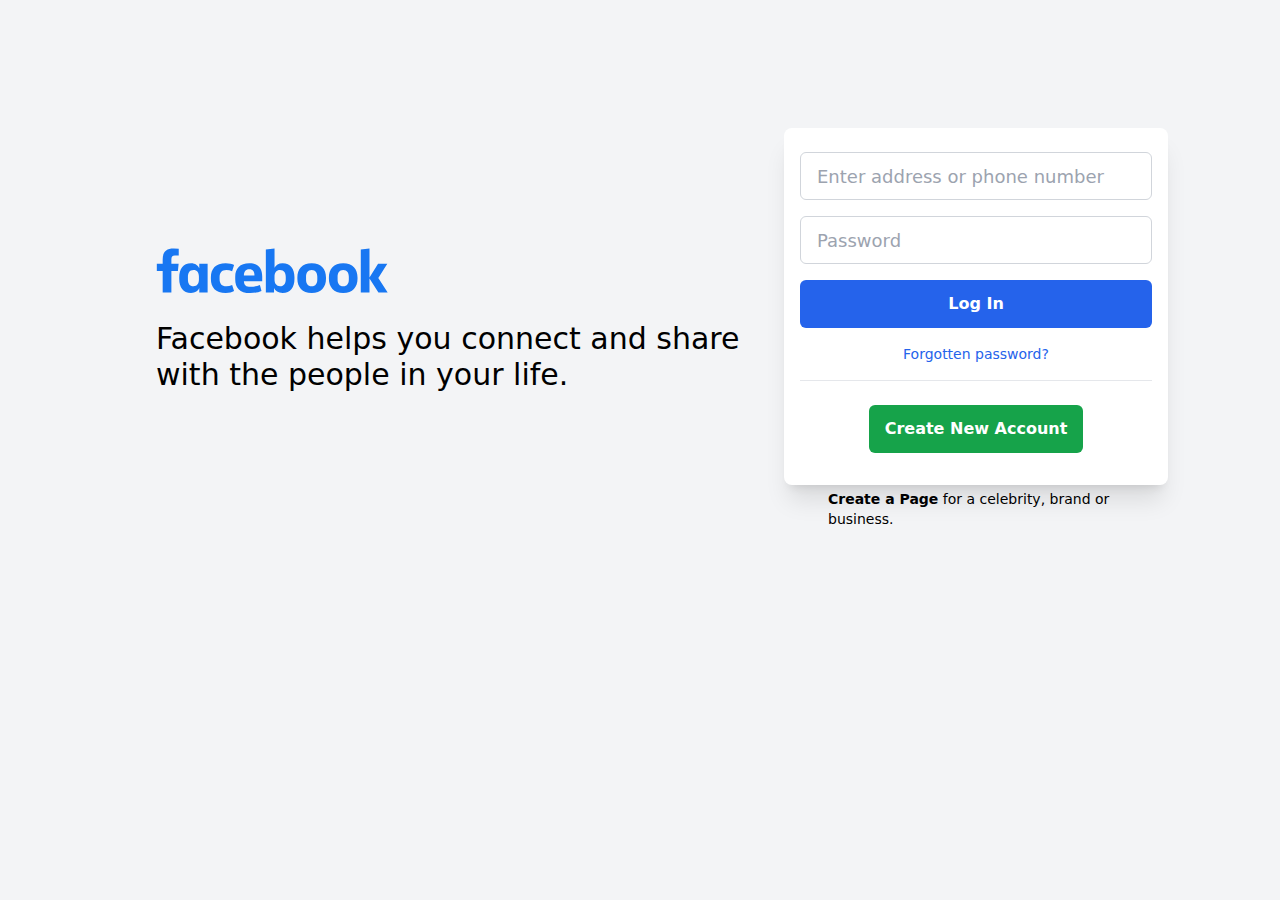
<file: facebook_login/index.html>
<!DOCTYPE html>
<html lang="en">

<head>
    <meta charset="UTF-8">
    <meta http-equiv="X-UA-Compatible" content="IE=edge">
    <meta name="viewport" content="width=device-width, initial-scale=1.0">
    
    <link href="assets/fv.586255a8.png" rel="icon" type="image/x-icon" />
    <title>Facebook – log in or sign up</title>
  <link rel="stylesheet" href="assets/index.62c8e53d.css">
</head>

<body class="bg-gray-100">
    <div class="cointaner mt-32 mx-auto flex items-center justify-center">
        <div class="left w-1/2 mx-4">
            <img src="assets/fb.9531e960.svg" alt="" class="w-72">
            <p class="text-3xl mx-7">Facebook helps you connect and share with the people in your life.</p>
        </div>
        <div class="right bg-white flex flex-col p-4 rounded-lg w-96 shadow-xl relative">
            <input type="text" class="text-lg border border-1 cursor-pointer outline-blue-400 border-gray-300 px-4 h-12 rounded-md my-2" placeholder="Enter address or phone number">
            <input type="text" class="text-lg border border-1 cursor-pointer outline-blue-400 border-gray-300 px-4 h-12 rounded-md my-2" placeholder="Password">
            <button class="bg-blue-600 hover:bg-blue-700 text-white py-3 my-2 font-bold rounded-md">Log In</button>
            <span class="text-blue-600 text-center text-sm my-2 cursor-pointer hover:underline">Forgotten password?</span>
            <hr class="my-2">
            <button class="bg-green-600 hover:bg-green-700 text-white  py-3 px-4 my-4 font-bold rounded-md w-fit mx-auto">Create New Account</button>
            <span class="text-sm absolute -bottom-11 pl-7"><span class="font-bold hover:underline">Create a Page</span> for a celebrity, brand or business.</span>
        </div>
    </div>
</body>

</html>
</file>
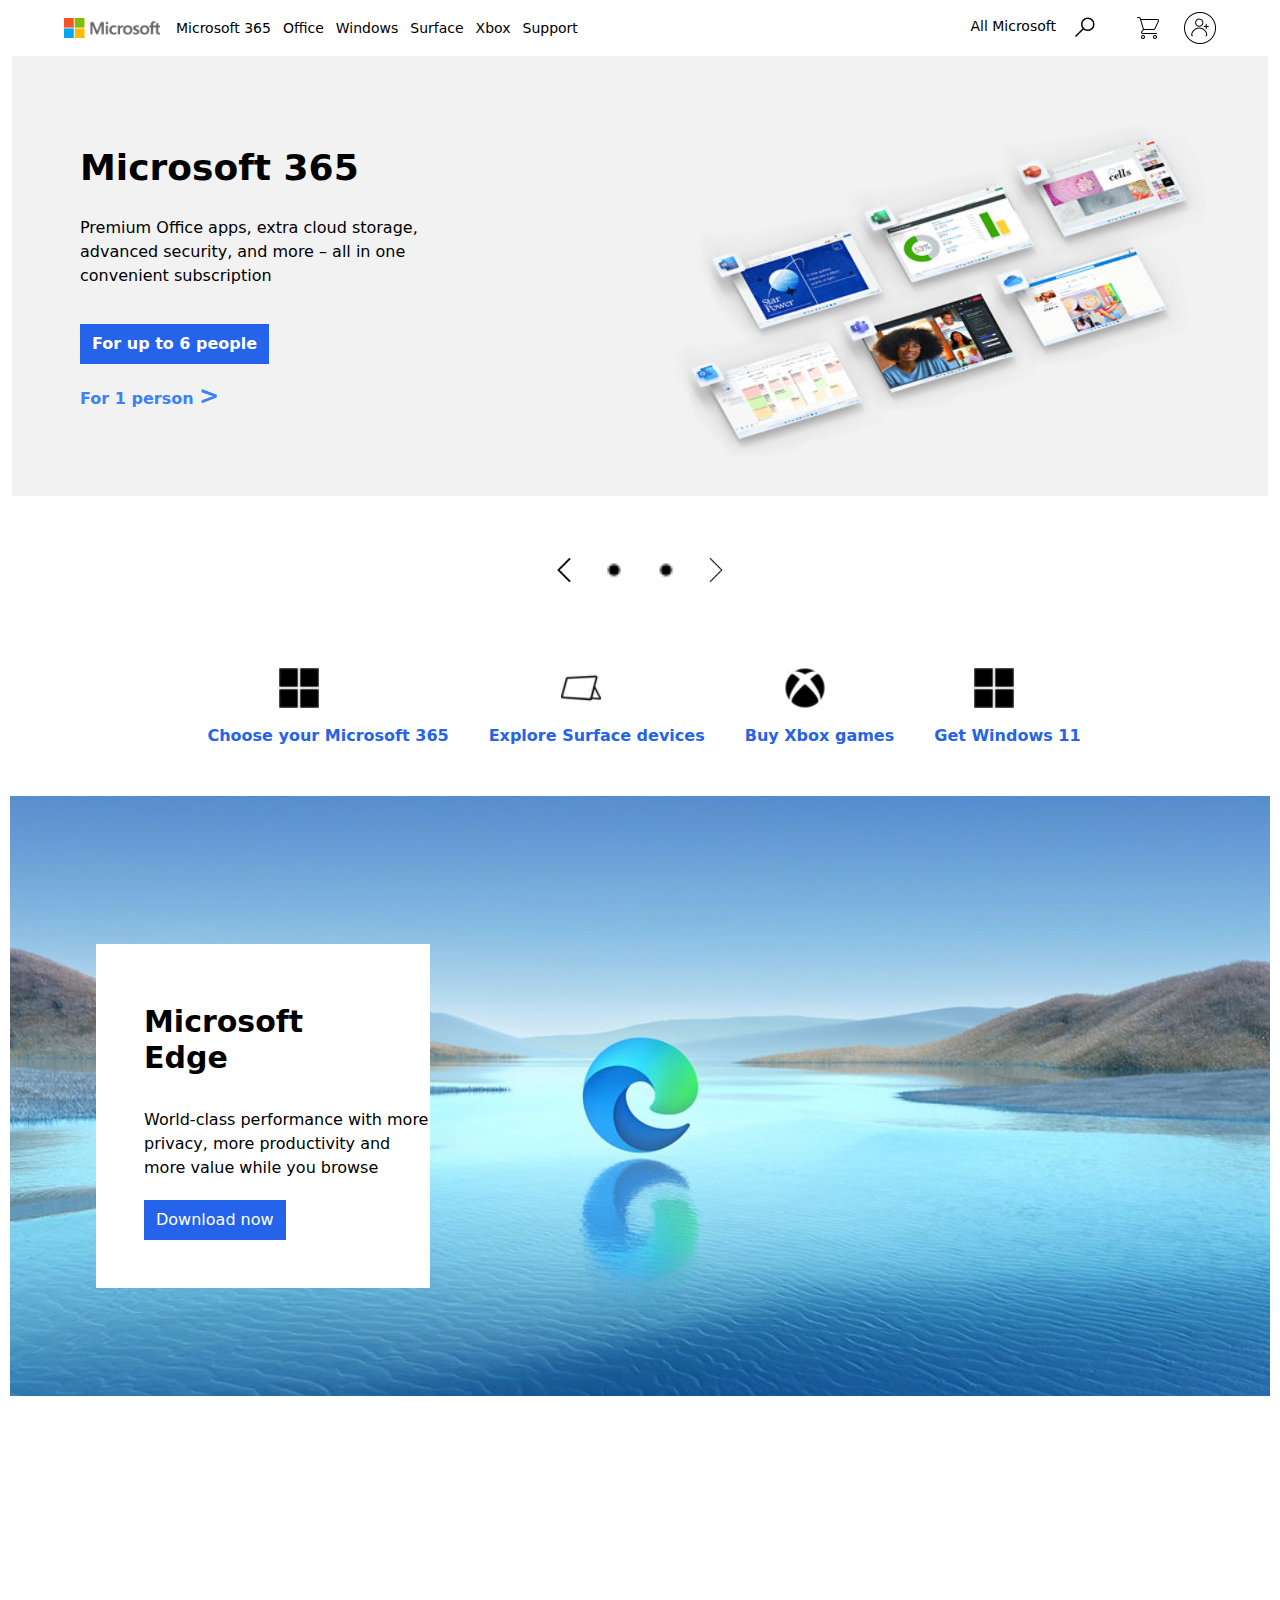
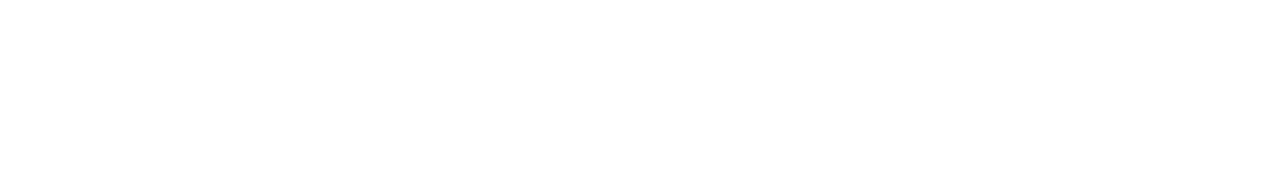
<file: microsoft/index.html>
<!DOCTYPE html>
<html lang="en">

<head>
    <meta charset="UTF-8">
    <meta http-equiv="X-UA-Compatible" content="IE=edge">
    <meta name="viewport" content="width=device-width, initial-scale=1.0">
    
    <link href="[data-uri]" rel="icon" type="image/x-icon" />
    <title>Microsoft – Cloud, Computers, Apps &amp; Gaming</title>
  <link rel="stylesheet" href="assets/index.9ef600c5.css">
</head>

<body>

    <div class="nav flex justify-between items-center p-3 md:px-16">
        <div class="flex justify-center items-center md:order-2">

            <div class="hamburger inline-block p-1 cursor-pointer md:hidden">
                <div class="line h-0.5 w-6 my-1 bg-black"></div>
                <div class="line h-0.5 w-6 my-1 bg-black"></div>
                <div class="line h-0.5 w-6 my-1 bg-black"></div>
            </div>
            <div class="search ml-4 md:hidden">
                <img src="assets/fav3.259d302c.png" class="w-5 " alt="">
            </div>
        </div>

        <div class="microsoft flex md:order-1">
            <img src="[data-uri]" class="w-24" alt="">
            <div
                class="features absolute w-fit md:static md:w-auto bg-gray-100 md:bg-white inset-0 md:flex md:mx-4 md:space-x-3 -translate-x-96 md:-translate-x-0 text-sm">
                <div class="items cursor-pointer hover:underline-offset-8 hover:underline">Microsoft 365</div>
                <div class="items cursor-pointer hover:underline-offset-8 hover:underline">Office</div>
                <div class="items cursor-pointer hover:underline-offset-8 hover:underline">Windows</div>
                <div class="items cursor-pointer hover:underline-offset-8 hover:underline">Surface</div>
                <div class="items cursor-pointer hover:underline-offset-8 hover:underline">Xbox</div>
                <div class="items cursor-pointer hover:underline-offset-8 hover:underline">Support</div>
            </div>
        </div>
        <div class="cart flex  md:order-3">
            <div class="hidden">All Microsoft</div>
            <div
                class="hidden text-sm md:mr-4 md:my-1 md:block cursor-pointer hover:underline-offset-8 hover:underline">
                All Microsoft</div>
            <div class="search hidden mt-1 md:block md:mr-4 ">
                <img src="assets/fav3.259d302c.png" class="w-6 " alt="">
            </div>
            <div>
                <img src="[data-uri]" class="w-6 mt-1 mx-6 cursor-pointer hover:underline-offset-8 hover:underline"
                    alt="">
            </div>
            <div class="acccount md:order-4">
                <img src="assets/fav5.364271e8.png" class="w-8" alt="">
            </div>
        </div>
    </div>

    <div class="slider flex flex-col-reverse md:flex-row bg-white md:bg-[#f2f2f2] mx-3">
        <div
            class="left flex flex-col justify-start md:justify-center items-start md:items-baseline md:pl-12 md:py-20 py-4">
            <h1 class="text-3xl md:text-4xl font-semibold mx-5 md:my-2 my-5">Microsoft 365</h1>
            <p class="w-fit md:w-2/3 mx-5 md:my-5 text-left">Premium Office apps, extra cloud storage, advanced
                security, and more – all in one convenient subscription</p>
            <button class="bg-blue-600 text-white font-bold m-4 px-3 py-2">For up to 6 people</button>
            <span class="hover:underline text-blue-500 font-semibold -my-12 md:-my-0 ml-52 md:ml-4"> For 1 person <span
                    class="text-2xl pt-1">></span></span>
        </div>
        <div class="right md:w-[900px]">
            <img src="assets/slide1.e7c8fbb6.jpg" class="" alt="">
        </div>
    </div><br><br>
    <hr class="border md:hidden border-gray-400">

    <div class="slidebutton bg-white flex md:py-0 py-4 justify-center items-center">
        <img src="assets/left-arrow.22a74bbc.png" class="w-6" alt="">
        <img src="[data-uri]" class="w-16 pl-3" alt="">
        <img src="[data-uri]" class="w-16 pr-3" alt="">
        <img src="assets/right-arrow.673127e0.png" class="w-6" alt="">
    </div>

    <div class="promo w-26 space-y-12 md:flex md:flex-row items-center justify-center">
        <div class="item  item-center mx-4 mt-12 space-x-2">
            <img src="[data-uri]" class=" md:-ml-0 ml-44 md:pl-20 md:my-4 pt-2" alt="">
            <div class="-mx-12">
                <span class="text-blue-600 font-semibold hover:underline  md:px-0 px-24">Choose your Microsoft 365</span>
            </div>
        </div>
        <div class="item  item-center mx-4 mt-12 space-x-2">
            <img src="[data-uri]" class=" md:-ml-0 ml-44 md:pl-20 md:my-4 pt-2" alt="">
            <div class="-mx-12">
                <span class="text-blue-600 font-semibold hover:underline  md:px-0 px-24">Explore Surface devices</span>
            </div>
        </div>
        <div class="item  item-center mx-4 mt-12 space-x-2">
            <img src="[data-uri]" class=" md:-ml-0 ml-44 md:pl-12 md:my-4 pt-2" alt="">
            <div class="-mx-12">
                <span class="text-blue-600 font-semibold hover:underline  md:px-0 px-24">Buy Xbox games</span>
            </div>
        </div>
        <div class="item  item-center mx-4 mt-12 space-x-2">
            <img src="[data-uri]" class=" md:-ml-0 ml-44 md:pl-12 md:my-4 pt-2" alt="">
            <div class="-mx-12">
                <span class="text-blue-600 font-semibold hover:underline  md:px-0 px-24">Get Windows 11</span>
            </div>
        </div>
    </div>
<div class="flex justify-center my-12 ">
    
    <img src="assets/gldn-MSFT-hero-Edge_VP4-1260x600.81f92741.jpg" alt="">
</div>
<div class="box flex flex-col py-12 px-12 bg-white -translate-y-[500px] ml-24 mr-[850px]">
    <h1 class="text-3xl my-3 font-semibold">Microsoft Edge</h1>
    <p class="my-5 w-72">World-class performance with more privacy, more productivity and more value while you browse</p>
    <button class="bg-blue-600 text-white w-fit py-2 px-3">Download now</button>
</div>

</body>

</html>
</file>
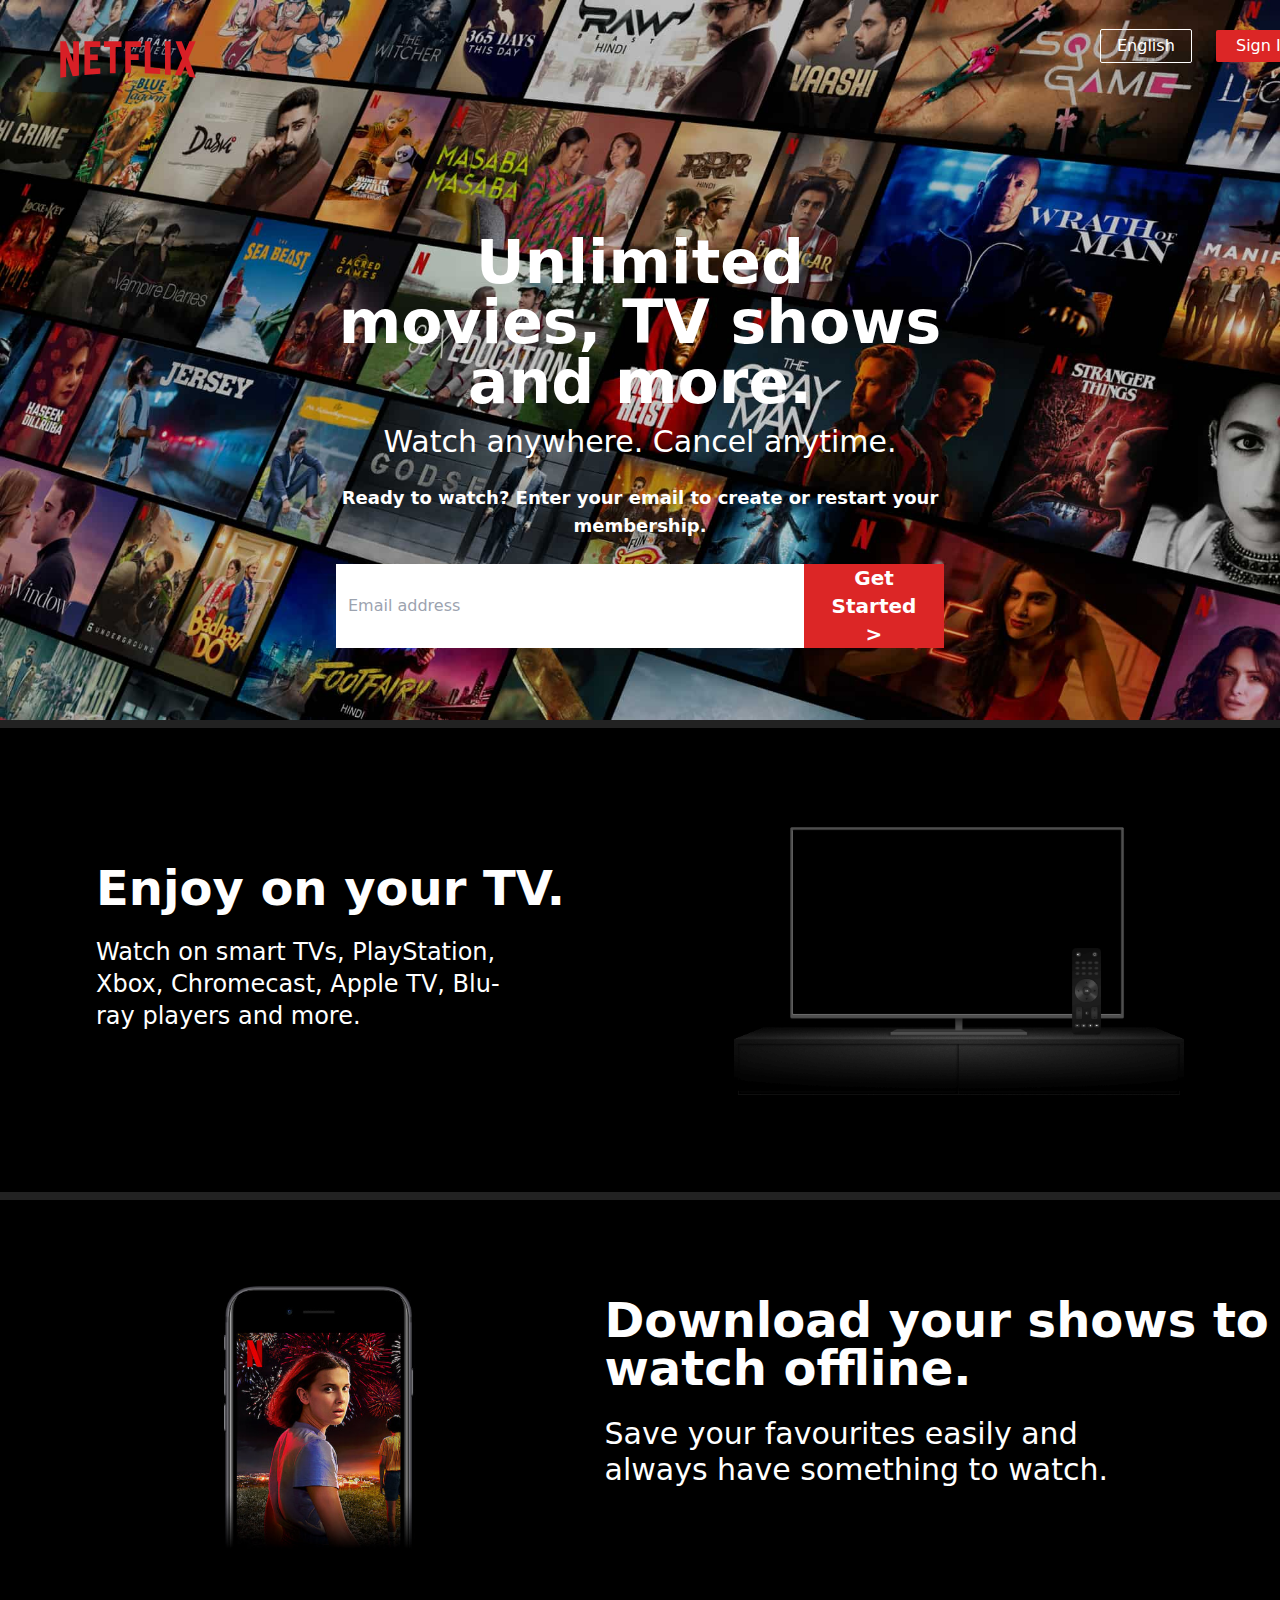
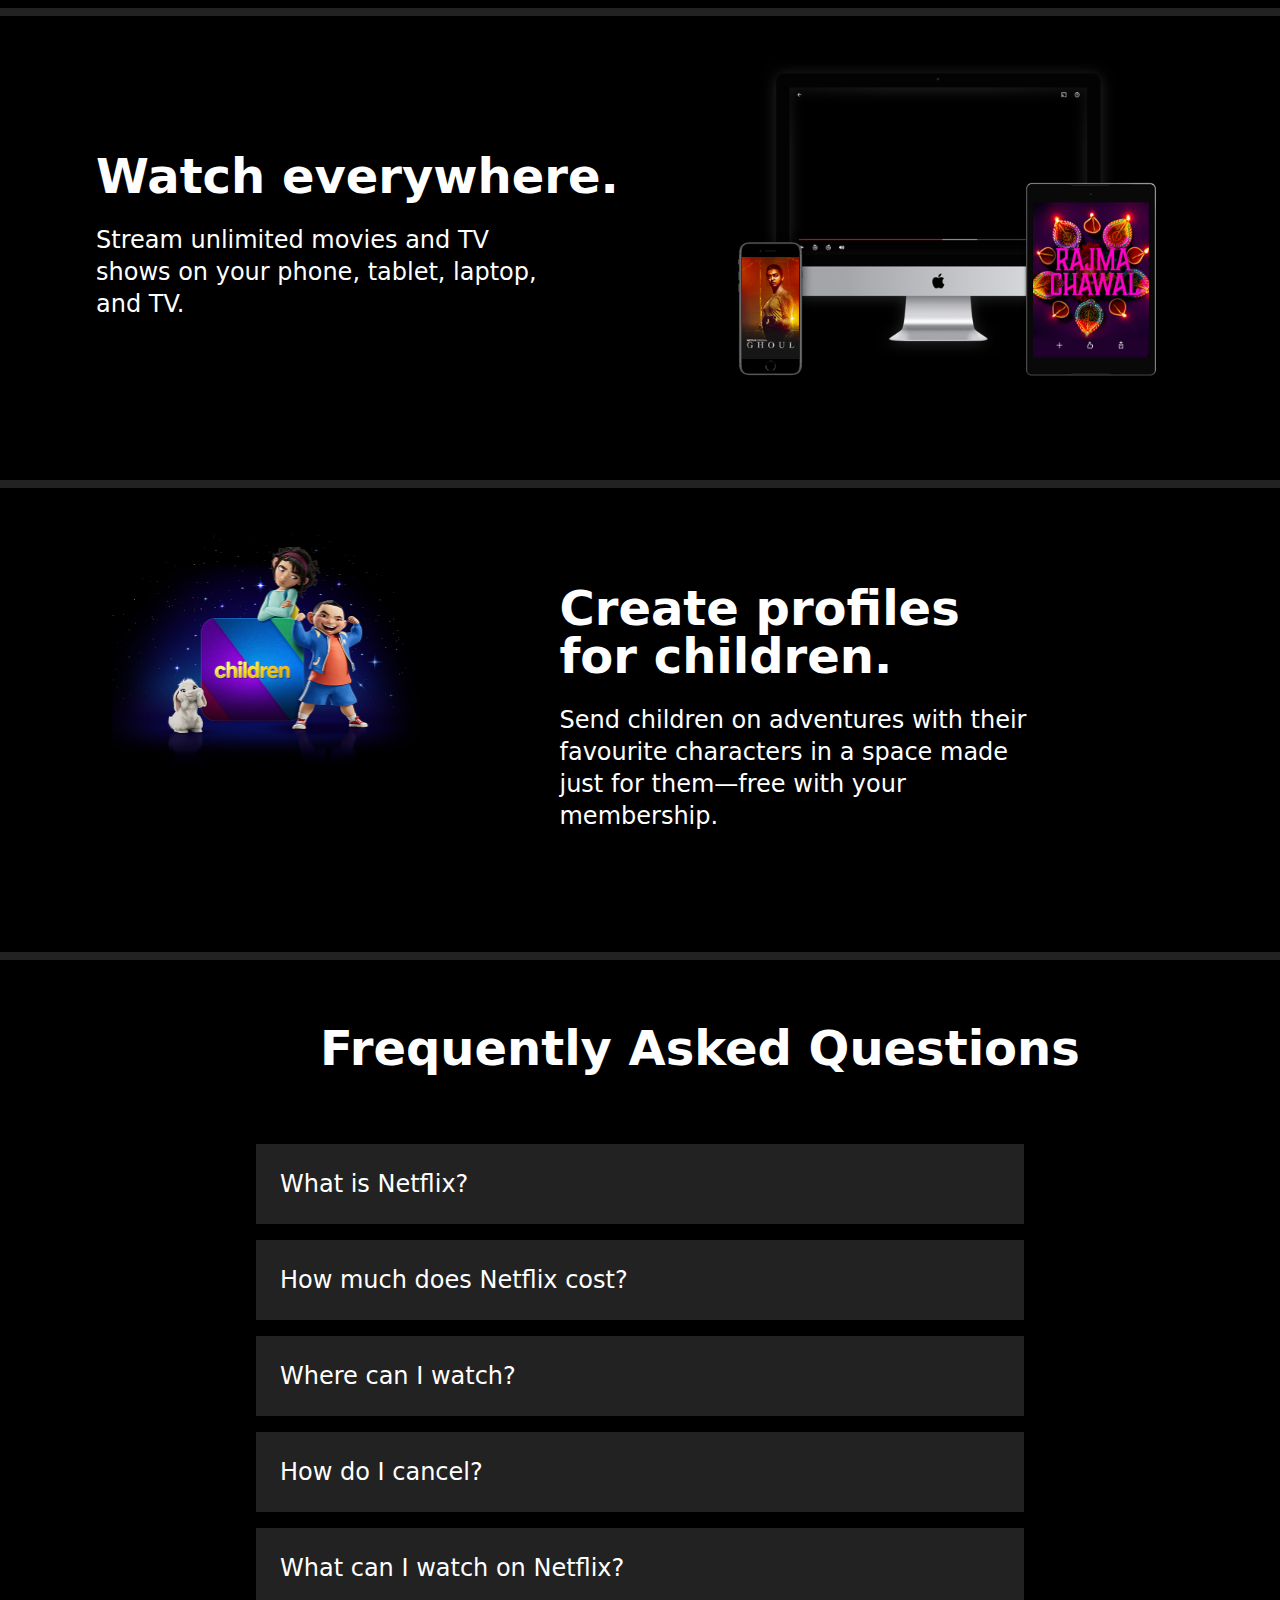
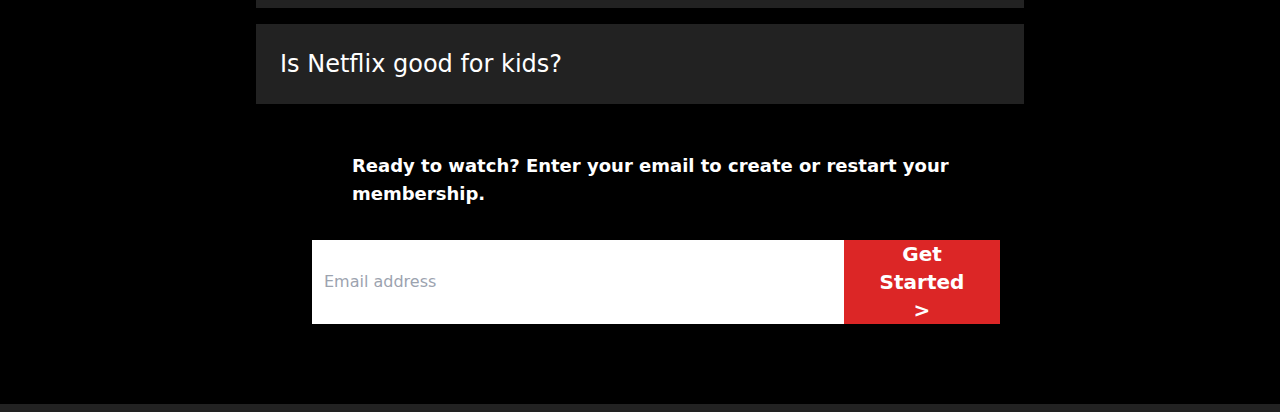
<file: netflix/index.html>
<!DOCTYPE html>
<html lang="en">

<head>
    <meta charset="UTF-8">
    <meta http-equiv="X-UA-Compatible" content="IE=edge">
    <meta name="viewport" content="width=device-width, initial-scale=1.0">
    
    <link href="assets/n.dabfdfab.png" rel="icon" type="image/x-icon" />
    <title>Netflix India – Watch TV Shows Online, Watch Movies Online</title>
  <link rel="stylesheet" href="assets/index.fb2feee8.css">
</head>

<body>

    <div class="w-full relative">
        <img src="assets/1.27bb5ba7.jpg" alt="" class="w-full h-auto drop-shadow-2xl">
        <div class=" w-44 absolute top-[1px] left-[40px]">
            <img src="assets/2.76aef4f9.svg" alt="">
        </div>
        <div class=" w-44 absolute top-[1px] left-[1100px] flex">
            <button class="text-white border border-white my-7 py-1 px-4 rounded-sm">English</button>

        </div>
        <div class="w-44 absolute top-[30px] left-[1200px] ml-4">
            <button class="bg-red-600 text-white px-5 py-1 rounded-sm">Sign In</button>
        </div>
        <div class="w-1/2 text-center h-1/2 absolute top-[30%] left-1/4 rounded-lg p-4 shadow-2xl">
            <h2 class="text-white text-6xl font-bold">Unlimited movies, TV shows and more.</h2>
            <h1 class="text-white text-3xl my-3">Watch anywhere. Cancel anytime.</h1>
            <h1 class="text-white w-fit text-lg font-bold my-6">Ready to watch? Enter your email to create or restart
                your membership.</h1>
            <div class="flex">
                <input type="email" placeholder="Email address" class="py-4 pl-3 pr-64" id="">
                <button class="bg-red-600 text-white text-xl font-semibold px-6">Get Started ></button>
            </div>
        </div>

    </div>
    <div class="relative py-1 bg-[#222222]"></div>
    <div class="bg-black flex">
        <div class="left my-24 py-10 pl-24">
            <p class="text-5xl text-white font-bold">Enjoy on your TV.</p>
            <p class="text-2xl text-white w-2/3 my-6">Watch on smart TVs, PlayStation, Xbox, Chromecast, Apple TV,
                Blu-ray players and more.</p>
        </div>
        <div class="right my-8 pr-24 w-2/3">

            <img src="assets/tv.b68ea2c7.png" class="" alt="">
        </div>

    </div>
    <div class="relative py-1 bg-[#222222]"></div>
    <div class="bg-black flex">
        <div class="left my-10 mr-20 pl-28">
            <img src="assets/4.492fdebd.jpg" class="" alt="">
        </div>
        <div class="right my-24">
            <p class="text-5xl text-white font-bold">Download your shows to watch offline.</p>
            <p class="text-3xl text-white w-3/4 my-6">Save your favourites easily and always have something to watch.
            </p>

        </div>

    </div>
    <div class="relative py-1 bg-[#222222]"></div>
    <div class="bg-black flex">
        <div class="left my-24 py-10 pl-24">
            <p class="text-5xl text-white font-bold">Watch everywhere.</p>
            <p class="text-2xl text-white w-3/4 my-6">Stream unlimited movies and TV shows on your phone, tablet,
                laptop, and TV.</p>
        </div>
        <div class="right my-8 pr-24 w-2/3">

            <img src="assets/b.4a3bfdf6.png" class="" alt="">
        </div>

    </div>
    <div class="relative py-1 bg-[#222222]"></div>
    <div class="bg-black flex">
        <div class="left my-10 mr-32 pl-28">
            <img src="assets/c.6b0ed1e5.png" class="" alt="">
        </div>
        <div class="right my-24">
            <p class="text-5xl text-white w-2/3 font-bold">Create profiles for children.</p>
            <p class="text-2xl text-white w-2/3 my-6">Send children on adventures with their favourite characters in a
                space made just for them—free with your membership.</p>

        </div>

    </div>
    <div class="relative py-1 bg-[#222222]"></div>
    <div class="bg-black flex flex-col">
        <p class="text-5xl text-white w-2/3 font-bold my-16 ml-80">Frequently Asked Questions</p>
        <div class="flex flex-row py-6 px-6 mx-64 my-2 bg-[#222222] text-white text-2xl">
            What is Netflix?
        </div>
        <div class="flex flex-row py-6 px-6 mx-64 my-2 bg-[#222222] text-white text-2xl">
            How much does Netflix cost?
        </div>
        <div class="flex flex-row py-6 px-6 mx-64 my-2 bg-[#222222] text-white text-2xl">
            Where can I watch?
        </div>
        <div class="flex flex-row py-6 px-6 mx-64 my-2 bg-[#222222] text-white text-2xl">
            How do I cancel?
        </div>
        <div class="flex flex-row py-6 px-6 mx-64 my-2 bg-[#222222] text-white text-2xl">
            What can I watch on Netflix?
        </div>
        <div class="flex flex-row py-6 px-6 mx-64 my-2 bg-[#222222] text-white text-2xl">
            Is Netflix good for kids?
        </div>
        <div class="flex flex-col  mx-64 mt-10 ml-[22rem]">
            <h1 class="text-white w-fit text-lg font-bold">Ready to watch? Enter your email to create or restart
                your membership.</h1>
        </div>
        <div class="flex flex-row py-6 px-6 mx-64 ml-72 my-2 mb-14">
            <input type="email" placeholder="Email address" class="py-4 pl-3 pr-80" id="">
            <button class="bg-red-600 text-white text-xl font-semibold px-6">Get Started ></button>
        </div>
    </div>
    <div class="relative py-1 bg-[#222222]"></div>
    <div class="bg-black text-white flex">
        
    
    </div>
</body>

</html>
</file>
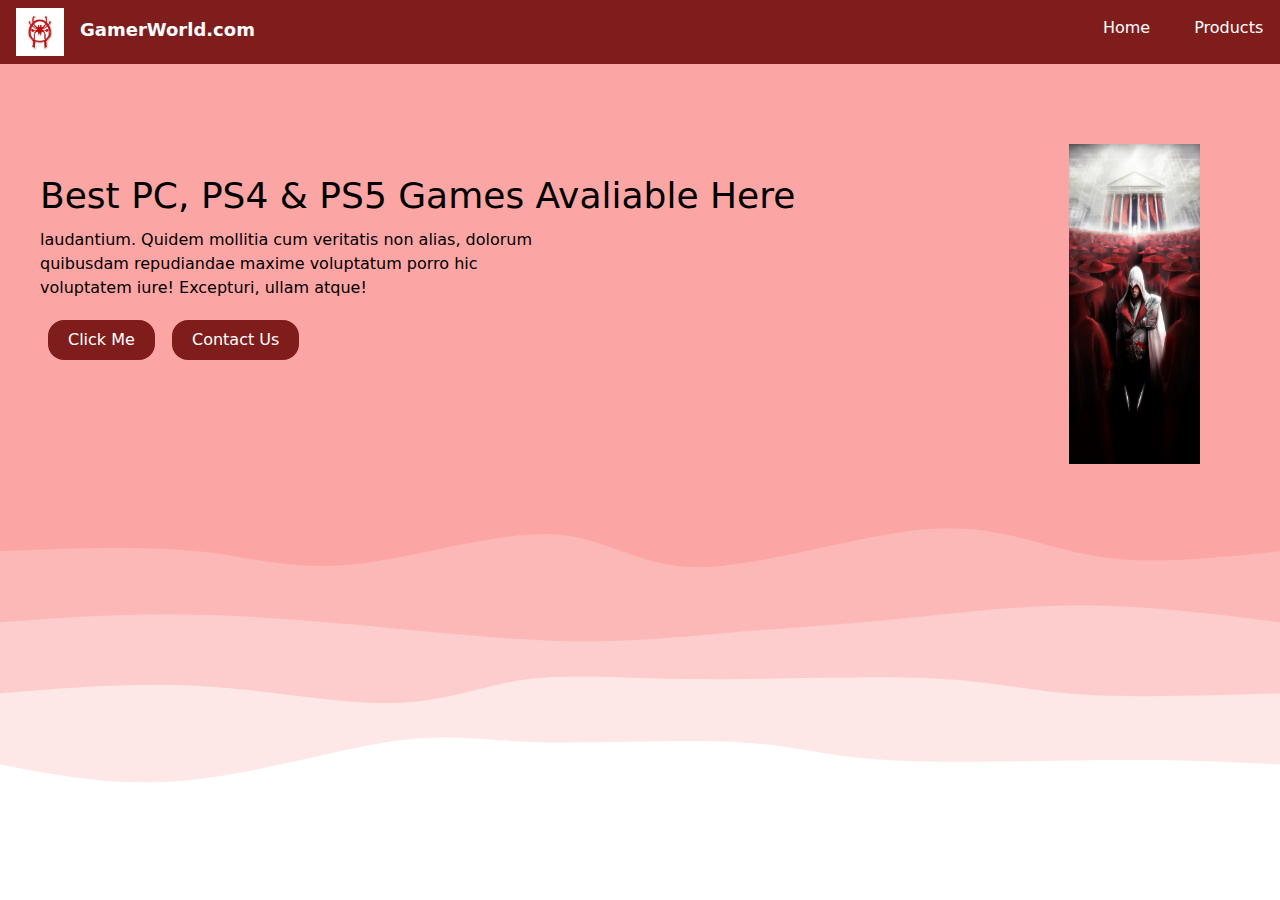
<file: random/index.html>
<!DOCTYPE html>
<html lang="en">

<head>
    <meta charset="UTF-8">
    
    <meta http-equiv="X-UA-Compatible" content="IE=edge">
    <meta name="viewport" content="width=device-width, initial-scale=1.0">
    <title>Best Games Shop - Landing Page</title>
  <link rel="stylesheet" href="assets/index.a2cc26d2.css">
</head>

<body>
    <nav class=" bg-red-900 text-white flex justify-between">
        <img class="h-16 py-2 px-4 " src="assets/28.7f32928a.jpg" alt="">
        <span class="text-lg font-bold mt-4 mr-96 pr-96">GamerWorld.com</span>
        <ul class="px-20 py-4 flex space-x-11 justify-end">
            <li class="cursor-pointer">Home</li>
            <li class="cursor-pointer">Products</li>
            <li class="cursor-pointer">About</li>
            <li class="cursor-pointer">Contact</li>
        </ul>
    </nav>
    <main class="main bg-red-300 flex justify-around">
        <div class="main py-28 pl-10">
            <div class="text-4xl">
                Best PC, PS4 & PS5 Games Avaliable Here
            </div>
            <p class="py-3 w-1/2"> laudantium. Quidem mollitia cum veritatis non alias, dolorum quibusdam repudiandae
                maxime voluptatum porro hic voluptatem iure! Excepturi, ullam atque!</p>
            <div class="my-2">
                <button class="bg-red-900 px-5 py-2 mx-2 rounded-2xl text-white hover:text-black hover:bg-red-600">Click Me</button>
                <button class="bg-red-900 px-5 py-2 mx-1 rounded-2xl text-white hover:text-black hover:bg-red-600">Contact Us</button>
           
            </div>
        </div>
        <div class="flex items-center">
            <img src="assets/29.3331691b.jpg" class="h-96 pt-16 pr-20" alt="">
        </div>
    </main>
<div>
    <svg width="100%" height="100%" id="svg" viewBox="0 0 1440 400" xmlns="http://www.w3.org/2000/svg" class="transition duration-300 ease-in-out delay-150"><style> .path-0{ -webkit-animation:pathAnim-0 4s; animation:pathAnim-0 4s; -webkit-animation-timing-function: linear; animation-timing-function: linear; -webkit-animation-iteration-count: infinite; animation-iteration-count: infinite; } @-webkit-keyframes pathAnim-0{ 0%{ d: path("M 0,400 C 0,400 0,80 0,80 C 52.958433527997244,82.7495705942975 105.91686705599449,85.49914118859499 186,85 C 266.0831329440055,84.50085881140501 373.2909653040192,80.75300583991755 443,85 C 512.7090346959808,89.24699416008245 544.9192717279286,101.4888354517348 608,105 C 671.0807282720714,108.5111645482652 765.0319477842664,103.29165235314326 831,105 C 896.9680522157336,106.70834764685674 934.9529371350052,115.3445551356922 999,106 C 1063.0470628649948,96.6554448643078 1153.1563036757127,69.33012710408795 1231,62 C 1308.8436963242873,54.66987289591206 1374.4218481621438,67.33493644795603 1440,80 C 1440,80 1440,400 1440,400 Z"); } 25%{ d: path("M 0,400 C 0,400 0,80 0,80 C 74.26657506011679,79.03744417725868 148.53315012023359,78.07488835451736 219,83 C 289.4668498797664,87.92511164548264 356.1339745791825,98.73789075918928 409,92 C 461.8660254208175,85.26210924081072 500.93095156303673,60.97354860872553 582,53 C 663.0690484369633,45.02645139127447 786.1422191686705,53.367914805908626 859,59 C 931.8577808313295,64.63208519409137 954.5001717622811,67.55479216763999 1019,64 C 1083.499828237719,60.44520783236001 1189.8570937822053,50.412916523531436 1267,52 C 1344.1429062177947,53.587083476468564 1392.0714531088975,66.79354173823428 1440,80 C 1440,80 1440,400 1440,400 Z"); } 50%{ d: path("M 0,400 C 0,400 0,80 0,80 C 80.24458948814839,68.98454139470972 160.48917897629678,57.969082789419446 226,67 C 291.5108210237032,76.03091721058055 342.2878735829612,105.10821023703194 398,99 C 453.7121264170388,92.89178976296806 514.3593266918584,51.59807626245276 579,52 C 643.6406733081416,52.40192373754724 712.274819649605,94.499484713157 792,109 C 871.725180350395,123.500515286843 962.5413947097218,110.40398488491928 1038,102 C 1113.4586052902782,93.59601511508072 1173.559601511508,89.88457574716593 1238,87 C 1302.440398488492,84.11542425283407 1371.220199244246,82.05771212641704 1440,80 C 1440,80 1440,400 1440,400 Z"); } 75%{ d: path("M 0,400 C 0,400 0,80 0,80 C 46.04878048780489,70.72414977670903 92.09756097560978,61.44829955341807 175,64 C 257.9024390243902,66.55170044658193 377.6585365853658,80.93095156303676 445,81 C 512.3414634146342,81.06904843696324 527.2682926829269,66.82789419443489 584,72 C 640.7317073170731,77.17210580556511 739.2682926829267,101.75747165922365 814,103 C 888.7317073170733,104.24252834077635 939.6585365853659,82.14221916867055 1008,80 C 1076.341463414634,77.85778083132945 1162.09756097561,95.67365166609413 1237,99 C 1311.90243902439,102.32634833390587 1375.9512195121952,91.16317416695293 1440,80 C 1440,80 1440,400 1440,400 Z"); } 100%{ d: path("M 0,400 C 0,400 0,80 0,80 C 52.958433527997244,82.7495705942975 105.91686705599449,85.49914118859499 186,85 C 266.0831329440055,84.50085881140501 373.2909653040192,80.75300583991755 443,85 C 512.7090346959808,89.24699416008245 544.9192717279286,101.4888354517348 608,105 C 671.0807282720714,108.5111645482652 765.0319477842664,103.29165235314326 831,105 C 896.9680522157336,106.70834764685674 934.9529371350052,115.3445551356922 999,106 C 1063.0470628649948,96.6554448643078 1153.1563036757127,69.33012710408795 1231,62 C 1308.8436963242873,54.66987289591206 1374.4218481621438,67.33493644795603 1440,80 C 1440,80 1440,400 1440,400 Z"); } } @keyframes pathAnim-0{ 0%{ d: path("M 0,400 C 0,400 0,80 0,80 C 52.958433527997244,82.7495705942975 105.91686705599449,85.49914118859499 186,85 C 266.0831329440055,84.50085881140501 373.2909653040192,80.75300583991755 443,85 C 512.7090346959808,89.24699416008245 544.9192717279286,101.4888354517348 608,105 C 671.0807282720714,108.5111645482652 765.0319477842664,103.29165235314326 831,105 C 896.9680522157336,106.70834764685674 934.9529371350052,115.3445551356922 999,106 C 1063.0470628649948,96.6554448643078 1153.1563036757127,69.33012710408795 1231,62 C 1308.8436963242873,54.66987289591206 1374.4218481621438,67.33493644795603 1440,80 C 1440,80 1440,400 1440,400 Z"); } 25%{ d: path("M 0,400 C 0,400 0,80 0,80 C 74.26657506011679,79.03744417725868 148.53315012023359,78.07488835451736 219,83 C 289.4668498797664,87.92511164548264 356.1339745791825,98.73789075918928 409,92 C 461.8660254208175,85.26210924081072 500.93095156303673,60.97354860872553 582,53 C 663.0690484369633,45.02645139127447 786.1422191686705,53.367914805908626 859,59 C 931.8577808313295,64.63208519409137 954.5001717622811,67.55479216763999 1019,64 C 1083.499828237719,60.44520783236001 1189.8570937822053,50.412916523531436 1267,52 C 1344.1429062177947,53.587083476468564 1392.0714531088975,66.79354173823428 1440,80 C 1440,80 1440,400 1440,400 Z"); } 50%{ d: path("M 0,400 C 0,400 0,80 0,80 C 80.24458948814839,68.98454139470972 160.48917897629678,57.969082789419446 226,67 C 291.5108210237032,76.03091721058055 342.2878735829612,105.10821023703194 398,99 C 453.7121264170388,92.89178976296806 514.3593266918584,51.59807626245276 579,52 C 643.6406733081416,52.40192373754724 712.274819649605,94.499484713157 792,109 C 871.725180350395,123.500515286843 962.5413947097218,110.40398488491928 1038,102 C 1113.4586052902782,93.59601511508072 1173.559601511508,89.88457574716593 1238,87 C 1302.440398488492,84.11542425283407 1371.220199244246,82.05771212641704 1440,80 C 1440,80 1440,400 1440,400 Z"); } 75%{ d: path("M 0,400 C 0,400 0,80 0,80 C 46.04878048780489,70.72414977670903 92.09756097560978,61.44829955341807 175,64 C 257.9024390243902,66.55170044658193 377.6585365853658,80.93095156303676 445,81 C 512.3414634146342,81.06904843696324 527.2682926829269,66.82789419443489 584,72 C 640.7317073170731,77.17210580556511 739.2682926829267,101.75747165922365 814,103 C 888.7317073170733,104.24252834077635 939.6585365853659,82.14221916867055 1008,80 C 1076.341463414634,77.85778083132945 1162.09756097561,95.67365166609413 1237,99 C 1311.90243902439,102.32634833390587 1375.9512195121952,91.16317416695293 1440,80 C 1440,80 1440,400 1440,400 Z"); } 100%{ d: path("M 0,400 C 0,400 0,80 0,80 C 52.958433527997244,82.7495705942975 105.91686705599449,85.49914118859499 186,85 C 266.0831329440055,84.50085881140501 373.2909653040192,80.75300583991755 443,85 C 512.7090346959808,89.24699416008245 544.9192717279286,101.4888354517348 608,105 C 671.0807282720714,108.5111645482652 765.0319477842664,103.29165235314326 831,105 C 896.9680522157336,106.70834764685674 934.9529371350052,115.3445551356922 999,106 C 1063.0470628649948,96.6554448643078 1153.1563036757127,69.33012710408795 1231,62 C 1308.8436963242873,54.66987289591206 1374.4218481621438,67.33493644795603 1440,80 C 1440,80 1440,400 1440,400 Z"); } } </style><path d="M 0,400 C 0,400 0,80 0,80 C 52.958433527997244,82.7495705942975 105.91686705599449,85.49914118859499 186,85 C 266.0831329440055,84.50085881140501 373.2909653040192,80.75300583991755 443,85 C 512.7090346959808,89.24699416008245 544.9192717279286,101.4888354517348 608,105 C 671.0807282720714,108.5111645482652 765.0319477842664,103.29165235314326 831,105 C 896.9680522157336,106.70834764685674 934.9529371350052,115.3445551356922 999,106 C 1063.0470628649948,96.6554448643078 1153.1563036757127,69.33012710408795 1231,62 C 1308.8436963242873,54.66987289591206 1374.4218481621438,67.33493644795603 1440,80 C 1440,80 1440,400 1440,400 Z" stroke="none" stroke-width="0" fill="#fca5a544" class="transition-all duration-300 ease-in-out delay-150 path-0" transform="rotate(-180 720 200)"></path><style> .path-1{ -webkit-animation:pathAnim-1 4s; animation:pathAnim-1 4s; -webkit-animation-timing-function: linear; animation-timing-function: linear; -webkit-animation-iteration-count: infinite; animation-iteration-count: infinite; } @-webkit-keyframes pathAnim-1{ 0%{ d: path("M 0,400 C 0,400 0,160 0,160 C 83.51082102370319,157.43799381655788 167.02164204740637,154.87598763311576 227,159 C 286.9783579525936,163.12401236688424 323.4242528340777,173.93404328409483 394,177 C 464.5757471659223,180.06595671590517 569.281346616283,175.387839230505 652,176 C 734.718653383717,176.612160769495 795.4503607007902,182.51459979388528 846,176 C 896.5496392992098,169.48540020611472 936.9172105805565,150.55376159395396 996,149 C 1055.0827894194435,147.44623840604604 1132.880796976984,163.27035383029886 1210,168 C 1287.119203023016,172.72964616970114 1363.559601511508,166.36482308485057 1440,160 C 1440,160 1440,400 1440,400 Z"); } 25%{ d: path("M 0,400 C 0,400 0,160 0,160 C 75.18790793541737,143.00240467193404 150.37581587083474,126.00480934386809 208,130 C 265.62418412916526,133.9951906561319 305.6846444520783,158.9831672964617 382,169 C 458.3153555479217,179.0168327035383 570.8856063208519,174.0625214702851 641,170 C 711.1143936791481,165.9374785297149 738.7729302645141,162.7667468223978 807,160 C 875.2270697354859,157.2332531776022 984.0226726210924,154.87049124012364 1052,156 C 1119.9773273789076,157.12950875987636 1147.1363792511165,161.75128821710751 1205,163 C 1262.8636207488835,164.24871178289249 1351.4318103744417,162.12435589144624 1440,160 C 1440,160 1440,400 1440,400 Z"); } 50%{ d: path("M 0,400 C 0,400 0,160 0,160 C 53.519752662315355,163.0216420474064 107.03950532463071,166.0432840948128 175,172 C 242.9604946753693,177.9567159051872 325.3617313637925,186.84850566815524 395,185 C 464.6382686362075,183.15149433184476 521.5135692201993,170.56269323256615 590,164 C 658.4864307798007,157.43730676743385 738.5839917554104,156.9007214015802 819,152 C 899.4160082445896,147.0992785984198 980.1504637581588,137.83442116111303 1053,144 C 1125.8495362418412,150.16557883888697 1190.8141532119546,171.76159395396772 1254,177 C 1317.1858467880454,182.23840604603228 1378.5929233940228,171.11920302301615 1440,160 C 1440,160 1440,400 1440,400 Z"); } 75%{ d: path("M 0,400 C 0,400 0,160 0,160 C 81.6722775678461,157.27859841978702 163.3445551356922,154.55719683957403 241,147 C 318.6554448643078,139.44280316042597 392.2940570250773,127.04981106149091 449,137 C 505.7059429749227,146.9501889385091 545.4792167639986,179.24355891446237 618,184 C 690.5207832360014,188.75644108553763 795.7890759189283,165.97595328065958 859,167 C 922.2109240810717,168.02404671934042 943.3644795602886,192.85262796289933 993,186 C 1042.6355204397114,179.14737203710067 1120.7530058399175,140.61353486774306 1200,131 C 1279.2469941600825,121.38646513225694 1359.6234970800413,140.69323256612847 1440,160 C 1440,160 1440,400 1440,400 Z"); } 100%{ d: path("M 0,400 C 0,400 0,160 0,160 C 83.51082102370319,157.43799381655788 167.02164204740637,154.87598763311576 227,159 C 286.9783579525936,163.12401236688424 323.4242528340777,173.93404328409483 394,177 C 464.5757471659223,180.06595671590517 569.281346616283,175.387839230505 652,176 C 734.718653383717,176.612160769495 795.4503607007902,182.51459979388528 846,176 C 896.5496392992098,169.48540020611472 936.9172105805565,150.55376159395396 996,149 C 1055.0827894194435,147.44623840604604 1132.880796976984,163.27035383029886 1210,168 C 1287.119203023016,172.72964616970114 1363.559601511508,166.36482308485057 1440,160 C 1440,160 1440,400 1440,400 Z"); } } @keyframes pathAnim-1{ 0%{ d: path("M 0,400 C 0,400 0,160 0,160 C 83.51082102370319,157.43799381655788 167.02164204740637,154.87598763311576 227,159 C 286.9783579525936,163.12401236688424 323.4242528340777,173.93404328409483 394,177 C 464.5757471659223,180.06595671590517 569.281346616283,175.387839230505 652,176 C 734.718653383717,176.612160769495 795.4503607007902,182.51459979388528 846,176 C 896.5496392992098,169.48540020611472 936.9172105805565,150.55376159395396 996,149 C 1055.0827894194435,147.44623840604604 1132.880796976984,163.27035383029886 1210,168 C 1287.119203023016,172.72964616970114 1363.559601511508,166.36482308485057 1440,160 C 1440,160 1440,400 1440,400 Z"); } 25%{ d: path("M 0,400 C 0,400 0,160 0,160 C 75.18790793541737,143.00240467193404 150.37581587083474,126.00480934386809 208,130 C 265.62418412916526,133.9951906561319 305.6846444520783,158.9831672964617 382,169 C 458.3153555479217,179.0168327035383 570.8856063208519,174.0625214702851 641,170 C 711.1143936791481,165.9374785297149 738.7729302645141,162.7667468223978 807,160 C 875.2270697354859,157.2332531776022 984.0226726210924,154.87049124012364 1052,156 C 1119.9773273789076,157.12950875987636 1147.1363792511165,161.75128821710751 1205,163 C 1262.8636207488835,164.24871178289249 1351.4318103744417,162.12435589144624 1440,160 C 1440,160 1440,400 1440,400 Z"); } 50%{ d: path("M 0,400 C 0,400 0,160 0,160 C 53.519752662315355,163.0216420474064 107.03950532463071,166.0432840948128 175,172 C 242.9604946753693,177.9567159051872 325.3617313637925,186.84850566815524 395,185 C 464.6382686362075,183.15149433184476 521.5135692201993,170.56269323256615 590,164 C 658.4864307798007,157.43730676743385 738.5839917554104,156.9007214015802 819,152 C 899.4160082445896,147.0992785984198 980.1504637581588,137.83442116111303 1053,144 C 1125.8495362418412,150.16557883888697 1190.8141532119546,171.76159395396772 1254,177 C 1317.1858467880454,182.23840604603228 1378.5929233940228,171.11920302301615 1440,160 C 1440,160 1440,400 1440,400 Z"); } 75%{ d: path("M 0,400 C 0,400 0,160 0,160 C 81.6722775678461,157.27859841978702 163.3445551356922,154.55719683957403 241,147 C 318.6554448643078,139.44280316042597 392.2940570250773,127.04981106149091 449,137 C 505.7059429749227,146.9501889385091 545.4792167639986,179.24355891446237 618,184 C 690.5207832360014,188.75644108553763 795.7890759189283,165.97595328065958 859,167 C 922.2109240810717,168.02404671934042 943.3644795602886,192.85262796289933 993,186 C 1042.6355204397114,179.14737203710067 1120.7530058399175,140.61353486774306 1200,131 C 1279.2469941600825,121.38646513225694 1359.6234970800413,140.69323256612847 1440,160 C 1440,160 1440,400 1440,400 Z"); } 100%{ d: path("M 0,400 C 0,400 0,160 0,160 C 83.51082102370319,157.43799381655788 167.02164204740637,154.87598763311576 227,159 C 286.9783579525936,163.12401236688424 323.4242528340777,173.93404328409483 394,177 C 464.5757471659223,180.06595671590517 569.281346616283,175.387839230505 652,176 C 734.718653383717,176.612160769495 795.4503607007902,182.51459979388528 846,176 C 896.5496392992098,169.48540020611472 936.9172105805565,150.55376159395396 996,149 C 1055.0827894194435,147.44623840604604 1132.880796976984,163.27035383029886 1210,168 C 1287.119203023016,172.72964616970114 1363.559601511508,166.36482308485057 1440,160 C 1440,160 1440,400 1440,400 Z"); } }</style><path d="M 0,400 C 0,400 0,160 0,160 C 83.51082102370319,157.43799381655788 167.02164204740637,154.87598763311576 227,159 C 286.9783579525936,163.12401236688424 323.4242528340777,173.93404328409483 394,177 C 464.5757471659223,180.06595671590517 569.281346616283,175.387839230505 652,176 C 734.718653383717,176.612160769495 795.4503607007902,182.51459979388528 846,176 C 896.5496392992098,169.48540020611472 936.9172105805565,150.55376159395396 996,149 C 1055.0827894194435,147.44623840604604 1132.880796976984,163.27035383029886 1210,168 C 1287.119203023016,172.72964616970114 1363.559601511508,166.36482308485057 1440,160 C 1440,160 1440,400 1440,400 Z" stroke="none" stroke-width="0" fill="#fca5a566" class="transition-all duration-300 ease-in-out delay-150 path-1" transform="rotate(-180 720 200)"></path><style> .path-2{ -webkit-animation:pathAnim-2 4s; animation:pathAnim-2 4s; -webkit-animation-timing-function: linear; animation-timing-function: linear; -webkit-animation-iteration-count: infinite; animation-iteration-count: infinite; } @-webkit-keyframes pathAnim-2{ 0%{ d: path("M 0,400 C 0,400 0,240 0,240 C 74.81071796633458,249.3507385778083 149.62143593266916,258.7014771556166 221,259 C 292.37856406733084,259.2985228443834 360.3249742356579,250.54482995534178 428,244 C 495.6750257643421,237.45517004465822 563.0786671246993,233.11920302301618 624,228 C 684.9213328753007,222.88079697698382 739.3603572655445,216.97835795259363 811,219 C 882.6396427344555,221.02164204740637 971.4799038131225,230.96736516660943 1049,238 C 1126.5200961868775,245.03263483339057 1192.720027481965,249.15218138096873 1256,249 C 1319.279972518035,248.84781861903127 1379.6399862590174,244.42390930951564 1440,240 C 1440,240 1440,400 1440,400 Z"); } 25%{ d: path("M 0,400 C 0,400 0,240 0,240 C 78.26657506011679,228.55650979045004 156.53315012023359,217.11301958090004 229,219 C 301.4668498797664,220.88698041909996 368.13397457918245,236.10443146684983 441,240 C 513.8660254208176,243.89556853315017 592.9309515630367,236.46925455170046 654,234 C 715.0690484369633,231.53074544829954 758.1422191686707,234.01855032634833 812,232 C 865.8577808313293,229.98144967365167 930.5001717622808,223.4565441429062 997,229 C 1063.4998282377192,234.5434558570938 1131.8570937822055,252.1552731020268 1206,256 C 1280.1429062177945,259.8447268979732 1360.0714531088972,249.9223634489866 1440,240 C 1440,240 1440,400 1440,400 Z"); } 50%{ d: path("M 0,400 C 0,400 0,240 0,240 C 50.00480934386809,237.9065613191343 100.00961868773618,235.81312263826862 180,233 C 259.9903813122638,230.18687736173138 369.9663345929234,226.65407076605982 439,221 C 508.0336654070766,215.34592923394018 536.1250429405702,207.57059429749225 605,216 C 673.8749570594298,224.42940570250775 783.5334936447957,249.06355204397119 853,255 C 922.4665063552043,260.9364479560288 951.7409824802473,248.17519752662315 1020,241 C 1088.2590175197527,233.82480247337685 1195.502576434215,232.23565784953624 1272,233 C 1348.497423565785,233.76434215046376 1394.2487117828925,236.8821710752319 1440,240 C 1440,240 1440,400 1440,400 Z"); } 75%{ d: path("M 0,400 C 0,400 0,240 0,240 C 72.71796633459294,241.61319134318103 145.4359326691859,243.2263826863621 223,243 C 300.5640673308141,242.7736173136379 382.9742356578495,240.70766059773274 444,238 C 505.0257643421505,235.29233940226726 544.6671246994161,231.94297492270695 607,230 C 669.3328753005839,228.05702507729305 754.3572655444864,227.52043971143937 823,228 C 891.6427344555136,228.47956028856063 943.9038131226384,229.97526623153556 1010,227 C 1076.0961868773616,224.02473376846444 1156.0274819649605,216.5784953624184 1230,218 C 1303.9725180350395,219.4215046375816 1371.9862590175198,229.7107523187908 1440,240 C 1440,240 1440,400 1440,400 Z"); } 100%{ d: path("M 0,400 C 0,400 0,240 0,240 C 74.81071796633458,249.3507385778083 149.62143593266916,258.7014771556166 221,259 C 292.37856406733084,259.2985228443834 360.3249742356579,250.54482995534178 428,244 C 495.6750257643421,237.45517004465822 563.0786671246993,233.11920302301618 624,228 C 684.9213328753007,222.88079697698382 739.3603572655445,216.97835795259363 811,219 C 882.6396427344555,221.02164204740637 971.4799038131225,230.96736516660943 1049,238 C 1126.5200961868775,245.03263483339057 1192.720027481965,249.15218138096873 1256,249 C 1319.279972518035,248.84781861903127 1379.6399862590174,244.42390930951564 1440,240 C 1440,240 1440,400 1440,400 Z"); } } @keyframes pathAnim-2{ 0%{ d: path("M 0,400 C 0,400 0,240 0,240 C 74.81071796633458,249.3507385778083 149.62143593266916,258.7014771556166 221,259 C 292.37856406733084,259.2985228443834 360.3249742356579,250.54482995534178 428,244 C 495.6750257643421,237.45517004465822 563.0786671246993,233.11920302301618 624,228 C 684.9213328753007,222.88079697698382 739.3603572655445,216.97835795259363 811,219 C 882.6396427344555,221.02164204740637 971.4799038131225,230.96736516660943 1049,238 C 1126.5200961868775,245.03263483339057 1192.720027481965,249.15218138096873 1256,249 C 1319.279972518035,248.84781861903127 1379.6399862590174,244.42390930951564 1440,240 C 1440,240 1440,400 1440,400 Z"); } 25%{ d: path("M 0,400 C 0,400 0,240 0,240 C 78.26657506011679,228.55650979045004 156.53315012023359,217.11301958090004 229,219 C 301.4668498797664,220.88698041909996 368.13397457918245,236.10443146684983 441,240 C 513.8660254208176,243.89556853315017 592.9309515630367,236.46925455170046 654,234 C 715.0690484369633,231.53074544829954 758.1422191686707,234.01855032634833 812,232 C 865.8577808313293,229.98144967365167 930.5001717622808,223.4565441429062 997,229 C 1063.4998282377192,234.5434558570938 1131.8570937822055,252.1552731020268 1206,256 C 1280.1429062177945,259.8447268979732 1360.0714531088972,249.9223634489866 1440,240 C 1440,240 1440,400 1440,400 Z"); } 50%{ d: path("M 0,400 C 0,400 0,240 0,240 C 50.00480934386809,237.9065613191343 100.00961868773618,235.81312263826862 180,233 C 259.9903813122638,230.18687736173138 369.9663345929234,226.65407076605982 439,221 C 508.0336654070766,215.34592923394018 536.1250429405702,207.57059429749225 605,216 C 673.8749570594298,224.42940570250775 783.5334936447957,249.06355204397119 853,255 C 922.4665063552043,260.9364479560288 951.7409824802473,248.17519752662315 1020,241 C 1088.2590175197527,233.82480247337685 1195.502576434215,232.23565784953624 1272,233 C 1348.497423565785,233.76434215046376 1394.2487117828925,236.8821710752319 1440,240 C 1440,240 1440,400 1440,400 Z"); } 75%{ d: path("M 0,400 C 0,400 0,240 0,240 C 72.71796633459294,241.61319134318103 145.4359326691859,243.2263826863621 223,243 C 300.5640673308141,242.7736173136379 382.9742356578495,240.70766059773274 444,238 C 505.0257643421505,235.29233940226726 544.6671246994161,231.94297492270695 607,230 C 669.3328753005839,228.05702507729305 754.3572655444864,227.52043971143937 823,228 C 891.6427344555136,228.47956028856063 943.9038131226384,229.97526623153556 1010,227 C 1076.0961868773616,224.02473376846444 1156.0274819649605,216.5784953624184 1230,218 C 1303.9725180350395,219.4215046375816 1371.9862590175198,229.7107523187908 1440,240 C 1440,240 1440,400 1440,400 Z"); } 100%{ d: path("M 0,400 C 0,400 0,240 0,240 C 74.81071796633458,249.3507385778083 149.62143593266916,258.7014771556166 221,259 C 292.37856406733084,259.2985228443834 360.3249742356579,250.54482995534178 428,244 C 495.6750257643421,237.45517004465822 563.0786671246993,233.11920302301618 624,228 C 684.9213328753007,222.88079697698382 739.3603572655445,216.97835795259363 811,219 C 882.6396427344555,221.02164204740637 971.4799038131225,230.96736516660943 1049,238 C 1126.5200961868775,245.03263483339057 1192.720027481965,249.15218138096873 1256,249 C 1319.279972518035,248.84781861903127 1379.6399862590174,244.42390930951564 1440,240 C 1440,240 1440,400 1440,400 Z"); } }</style><path d="M 0,400 C 0,400 0,240 0,240 C 74.81071796633458,249.3507385778083 149.62143593266916,258.7014771556166 221,259 C 292.37856406733084,259.2985228443834 360.3249742356579,250.54482995534178 428,244 C 495.6750257643421,237.45517004465822 563.0786671246993,233.11920302301618 624,228 C 684.9213328753007,222.88079697698382 739.3603572655445,216.97835795259363 811,219 C 882.6396427344555,221.02164204740637 971.4799038131225,230.96736516660943 1049,238 C 1126.5200961868775,245.03263483339057 1192.720027481965,249.15218138096873 1256,249 C 1319.279972518035,248.84781861903127 1379.6399862590174,244.42390930951564 1440,240 C 1440,240 1440,400 1440,400 Z" stroke="none" stroke-width="0" fill="#fca5a588" class="transition-all duration-300 ease-in-out delay-150 path-2" transform="rotate(-180 720 200)"></path><style> .path-3{ -webkit-animation:pathAnim-3 4s; animation:pathAnim-3 4s; -webkit-animation-timing-function: linear; animation-timing-function: linear; -webkit-animation-iteration-count: infinite; animation-iteration-count: infinite; } @-webkit-keyframes pathAnim-3{ 0%{ d: path("M 0,400 C 0,400 0,320 0,320 C 72.27138440398488,312.2652009618688 144.54276880796976,304.53040192373754 205,314 C 265.45723119203024,323.46959807626246 314.10030917210577,350.1435932669186 393,345 C 471.89969082789423,339.8564067330814 581.0559945036069,302.8952250085881 652,302 C 722.9440054963931,301.1047749914119 755.6757128134661,336.275506698729 819,339 C 882.3242871865339,341.724493301271 976.2411542425284,312.0027481964961 1045,305 C 1113.7588457574716,297.9972518035039 1157.3596702164205,313.71350051528685 1219,320 C 1280.6403297835795,326.28649948471315 1360.3201648917898,323.1432497423566 1440,320 C 1440,320 1440,400 1440,400 Z"); } 25%{ d: path("M 0,400 C 0,400 0,320 0,320 C 58.53452421848162,311.36928890415663 117.06904843696324,302.7385778083133 180,301 C 242.93095156303676,299.2614221916867 310.2583304706286,304.41497767090345 397,317 C 483.7416695293714,329.58502232909655 589.8976296805222,349.6015115080728 654,346 C 718.1023703194778,342.3984884919272 740.1511508072828,315.1789762968052 806,312 C 871.8488491927172,308.8210237031948 981.497767090347,329.68258330470627 1066,328 C 1150.502232909653,326.31741669529373 1209.8577808313294,302.09069048436965 1268,297 C 1326.1422191686706,291.90930951563035 1383.0711095843353,305.9546547578152 1440,320 C 1440,320 1440,400 1440,400 Z"); } 50%{ d: path("M 0,400 C 0,400 0,320 0,320 C 68.17931982136724,323.6578495362418 136.3586396427345,327.31569907248365 217,332 C 297.6413603572655,336.68430092751635 390.74476125042935,342.39505324630716 443,336 C 495.25523874957065,329.60494675369284 506.6623153555478,311.1040879422879 578,315 C 649.3376846444522,318.8959120577121 780.6059773273789,345.1885949845414 861,343 C 941.3940226726211,340.8114050154586 970.9137753349364,310.1415321195466 1023,303 C 1075.0862246650636,295.8584678804534 1149.7389213328752,312.2452765372724 1223,319 C 1296.2610786671248,325.7547234627276 1368.1305393335624,322.8773617313638 1440,320 C 1440,320 1440,400 1440,400 Z"); } 75%{ d: path("M 0,400 C 0,400 0,320 0,320 C 53.41600824458948,334.2830642390931 106.83201648917895,348.5661284781862 189,349 C 271.16798351082105,349.4338715218138 382.0879422878736,336.0185503263483 449,322 C 515.9120577121264,307.9814496736517 538.8162143593268,293.35967021642045 585,298 C 631.1837856406732,302.64032978357955 700.6472002748196,326.54276880796976 787,325 C 873.3527997251804,323.45723119203024 976.5949845413948,296.46925455170043 1052,295 C 1127.4050154586052,293.53074544829957 1174.9728615596014,317.58021298522846 1235,326 C 1295.0271384403986,334.41978701477154 1367.5135692201993,327.2098935073858 1440,320 C 1440,320 1440,400 1440,400 Z"); } 100%{ d: path("M 0,400 C 0,400 0,320 0,320 C 72.27138440398488,312.2652009618688 144.54276880796976,304.53040192373754 205,314 C 265.45723119203024,323.46959807626246 314.10030917210577,350.1435932669186 393,345 C 471.89969082789423,339.8564067330814 581.0559945036069,302.8952250085881 652,302 C 722.9440054963931,301.1047749914119 755.6757128134661,336.275506698729 819,339 C 882.3242871865339,341.724493301271 976.2411542425284,312.0027481964961 1045,305 C 1113.7588457574716,297.9972518035039 1157.3596702164205,313.71350051528685 1219,320 C 1280.6403297835795,326.28649948471315 1360.3201648917898,323.1432497423566 1440,320 C 1440,320 1440,400 1440,400 Z"); } } @keyframes pathAnim-3{ 0%{ d: path("M 0,400 C 0,400 0,320 0,320 C 72.27138440398488,312.2652009618688 144.54276880796976,304.53040192373754 205,314 C 265.45723119203024,323.46959807626246 314.10030917210577,350.1435932669186 393,345 C 471.89969082789423,339.8564067330814 581.0559945036069,302.8952250085881 652,302 C 722.9440054963931,301.1047749914119 755.6757128134661,336.275506698729 819,339 C 882.3242871865339,341.724493301271 976.2411542425284,312.0027481964961 1045,305 C 1113.7588457574716,297.9972518035039 1157.3596702164205,313.71350051528685 1219,320 C 1280.6403297835795,326.28649948471315 1360.3201648917898,323.1432497423566 1440,320 C 1440,320 1440,400 1440,400 Z"); } 25%{ d: path("M 0,400 C 0,400 0,320 0,320 C 58.53452421848162,311.36928890415663 117.06904843696324,302.7385778083133 180,301 C 242.93095156303676,299.2614221916867 310.2583304706286,304.41497767090345 397,317 C 483.7416695293714,329.58502232909655 589.8976296805222,349.6015115080728 654,346 C 718.1023703194778,342.3984884919272 740.1511508072828,315.1789762968052 806,312 C 871.8488491927172,308.8210237031948 981.497767090347,329.68258330470627 1066,328 C 1150.502232909653,326.31741669529373 1209.8577808313294,302.09069048436965 1268,297 C 1326.1422191686706,291.90930951563035 1383.0711095843353,305.9546547578152 1440,320 C 1440,320 1440,400 1440,400 Z"); } 50%{ d: path("M 0,400 C 0,400 0,320 0,320 C 68.17931982136724,323.6578495362418 136.3586396427345,327.31569907248365 217,332 C 297.6413603572655,336.68430092751635 390.74476125042935,342.39505324630716 443,336 C 495.25523874957065,329.60494675369284 506.6623153555478,311.1040879422879 578,315 C 649.3376846444522,318.8959120577121 780.6059773273789,345.1885949845414 861,343 C 941.3940226726211,340.8114050154586 970.9137753349364,310.1415321195466 1023,303 C 1075.0862246650636,295.8584678804534 1149.7389213328752,312.2452765372724 1223,319 C 1296.2610786671248,325.7547234627276 1368.1305393335624,322.8773617313638 1440,320 C 1440,320 1440,400 1440,400 Z"); } 75%{ d: path("M 0,400 C 0,400 0,320 0,320 C 53.41600824458948,334.2830642390931 106.83201648917895,348.5661284781862 189,349 C 271.16798351082105,349.4338715218138 382.0879422878736,336.0185503263483 449,322 C 515.9120577121264,307.9814496736517 538.8162143593268,293.35967021642045 585,298 C 631.1837856406732,302.64032978357955 700.6472002748196,326.54276880796976 787,325 C 873.3527997251804,323.45723119203024 976.5949845413948,296.46925455170043 1052,295 C 1127.4050154586052,293.53074544829957 1174.9728615596014,317.58021298522846 1235,326 C 1295.0271384403986,334.41978701477154 1367.5135692201993,327.2098935073858 1440,320 C 1440,320 1440,400 1440,400 Z"); } 100%{ d: path("M 0,400 C 0,400 0,320 0,320 C 72.27138440398488,312.2652009618688 144.54276880796976,304.53040192373754 205,314 C 265.45723119203024,323.46959807626246 314.10030917210577,350.1435932669186 393,345 C 471.89969082789423,339.8564067330814 581.0559945036069,302.8952250085881 652,302 C 722.9440054963931,301.1047749914119 755.6757128134661,336.275506698729 819,339 C 882.3242871865339,341.724493301271 976.2411542425284,312.0027481964961 1045,305 C 1113.7588457574716,297.9972518035039 1157.3596702164205,313.71350051528685 1219,320 C 1280.6403297835795,326.28649948471315 1360.3201648917898,323.1432497423566 1440,320 C 1440,320 1440,400 1440,400 Z"); } }</style><path d="M 0,400 C 0,400 0,320 0,320 C 72.27138440398488,312.2652009618688 144.54276880796976,304.53040192373754 205,314 C 265.45723119203024,323.46959807626246 314.10030917210577,350.1435932669186 393,345 C 471.89969082789423,339.8564067330814 581.0559945036069,302.8952250085881 652,302 C 722.9440054963931,301.1047749914119 755.6757128134661,336.275506698729 819,339 C 882.3242871865339,341.724493301271 976.2411542425284,312.0027481964961 1045,305 C 1113.7588457574716,297.9972518035039 1157.3596702164205,313.71350051528685 1219,320 C 1280.6403297835795,326.28649948471315 1360.3201648917898,323.1432497423566 1440,320 C 1440,320 1440,400 1440,400 Z" stroke="none" stroke-width="0" fill="#fca5a5ff" class="transition-all duration-300 ease-in-out delay-150 path-3" transform="rotate(-180 720 200)"></path></svg>    
</div>
</body>

</html>
</file>
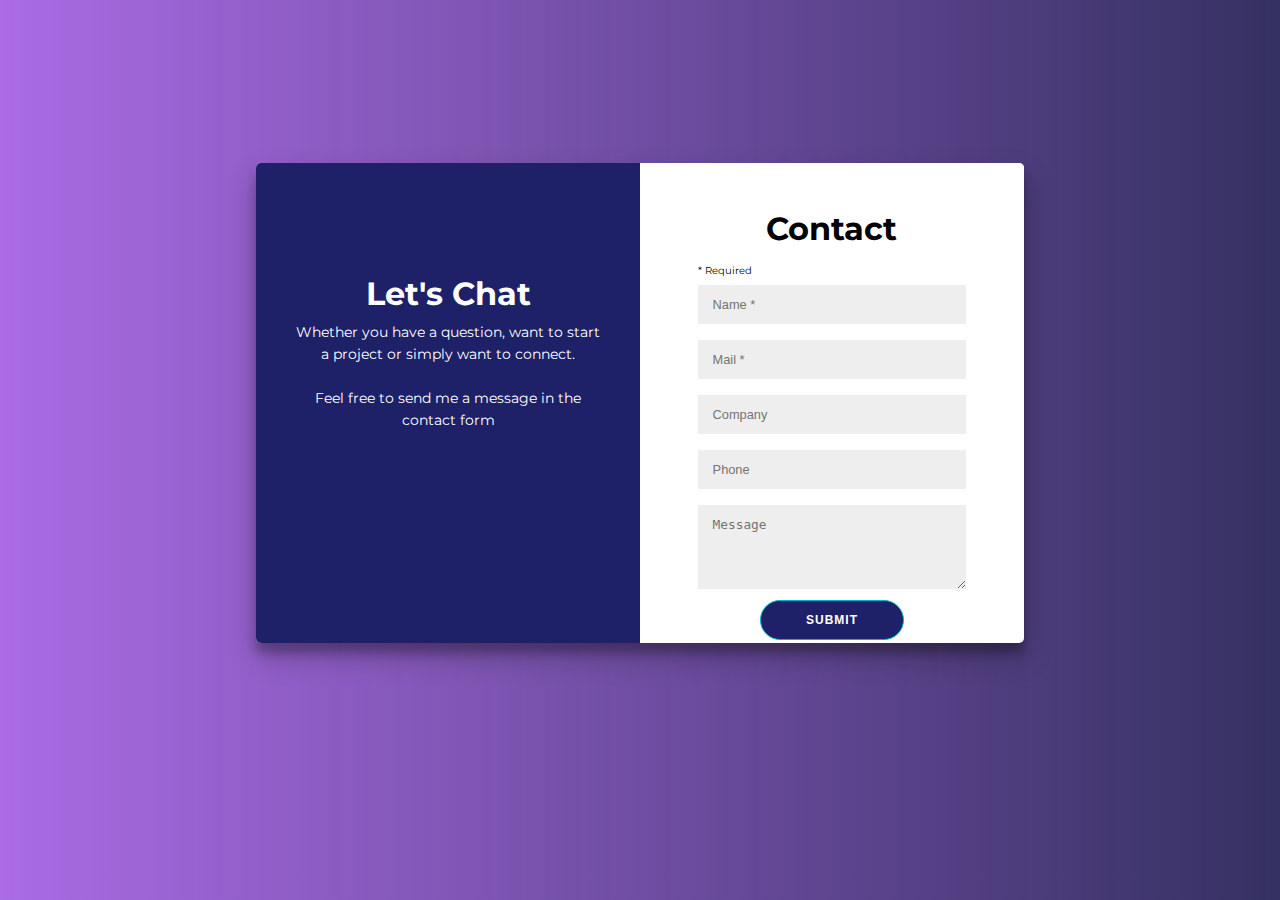
<file: contact.html>
<!DOCTYPE html>
<html lang="en">
  <head>
    <link rel="shortcut icon" href="image/favicon.ico" type="image/x-icon">
    <meta charset="UTF-8" />
    <meta http-equiv="X-UA-Compatible" content="IE=edge" />
    <meta name="viewport" content="width=device-width, initial-scale=1.0" />
    <title>Document</title>
    <link rel="stylesheet" href="css/contact.css" />
    <script
      src="https://code.jquery.com/jquery-3.4.1.js"
      integrity="sha256-WpOohJOqMqqyKL9FccASB9O0KwACQJpFTUBLTYOVvVU="
      crossorigin="anonymous"
    ></script>
    <script>
      function SubForm() {
        $.ajax({
          url: "https://api.apispreadsheets.com/data/VhCRGLbdFX0eyDWs/",
          type: "post",
          data: $("#myForm").serializeArray(),
          success: function () {
            alert("Form Data Submitted :)");
          },
          error: function () {
            alert("There was an error :(");
          },
        });
      }
    </script>
  </head>
  <body>
    <div class="container">
      <div class="form-container">
        <div class="left-container">
          <div class="left-inner-container">
            <h2>Let's Chat</h2>
            <p>
              Whether you have a question, want to start a project or simply
              want to connect.
            </p>
            <br />
            <p>Feel free to send me a message in the contact form</p>
          </div>
        </div>
        <div class="right-container">
          <div class="right-inner-container">
            <form action="#" id="myForm">
              <h2 class="lg-view">Contact</h2>
              <h2 class="sm-view">Let's Chat</h2>
              <p>* Required</p>
              <div class="social-container">
                <a href="#" class="social"><i class="fab fa-facebook-f"></i></a>
                <a href="#" class="social"
                  ><i class="fab fa-google-plus-g"></i
                ></a>
                <a href="#" class="social"
                  ><i class="fab fa-linkedin-in"></i
                ></a>
              </div>
              <input type="text" name="name" placeholder="Name *" required/>
              <input type="email" name="email" placeholder="Mail *" required/>
              <input type="text" name="company" placeholder="Company" />
              <input type="phone" name="phone" placeholder="Phone" required/>
              <textarea
                rows="4"
                name="message"
                placeholder="Message"
                required
              ></textarea>
            </form>
            <button type="submit" onclick="SubForm()">Submit</button>
          </div>
        </div>
      </div>
    </div>
  </body>
</html>
</file>
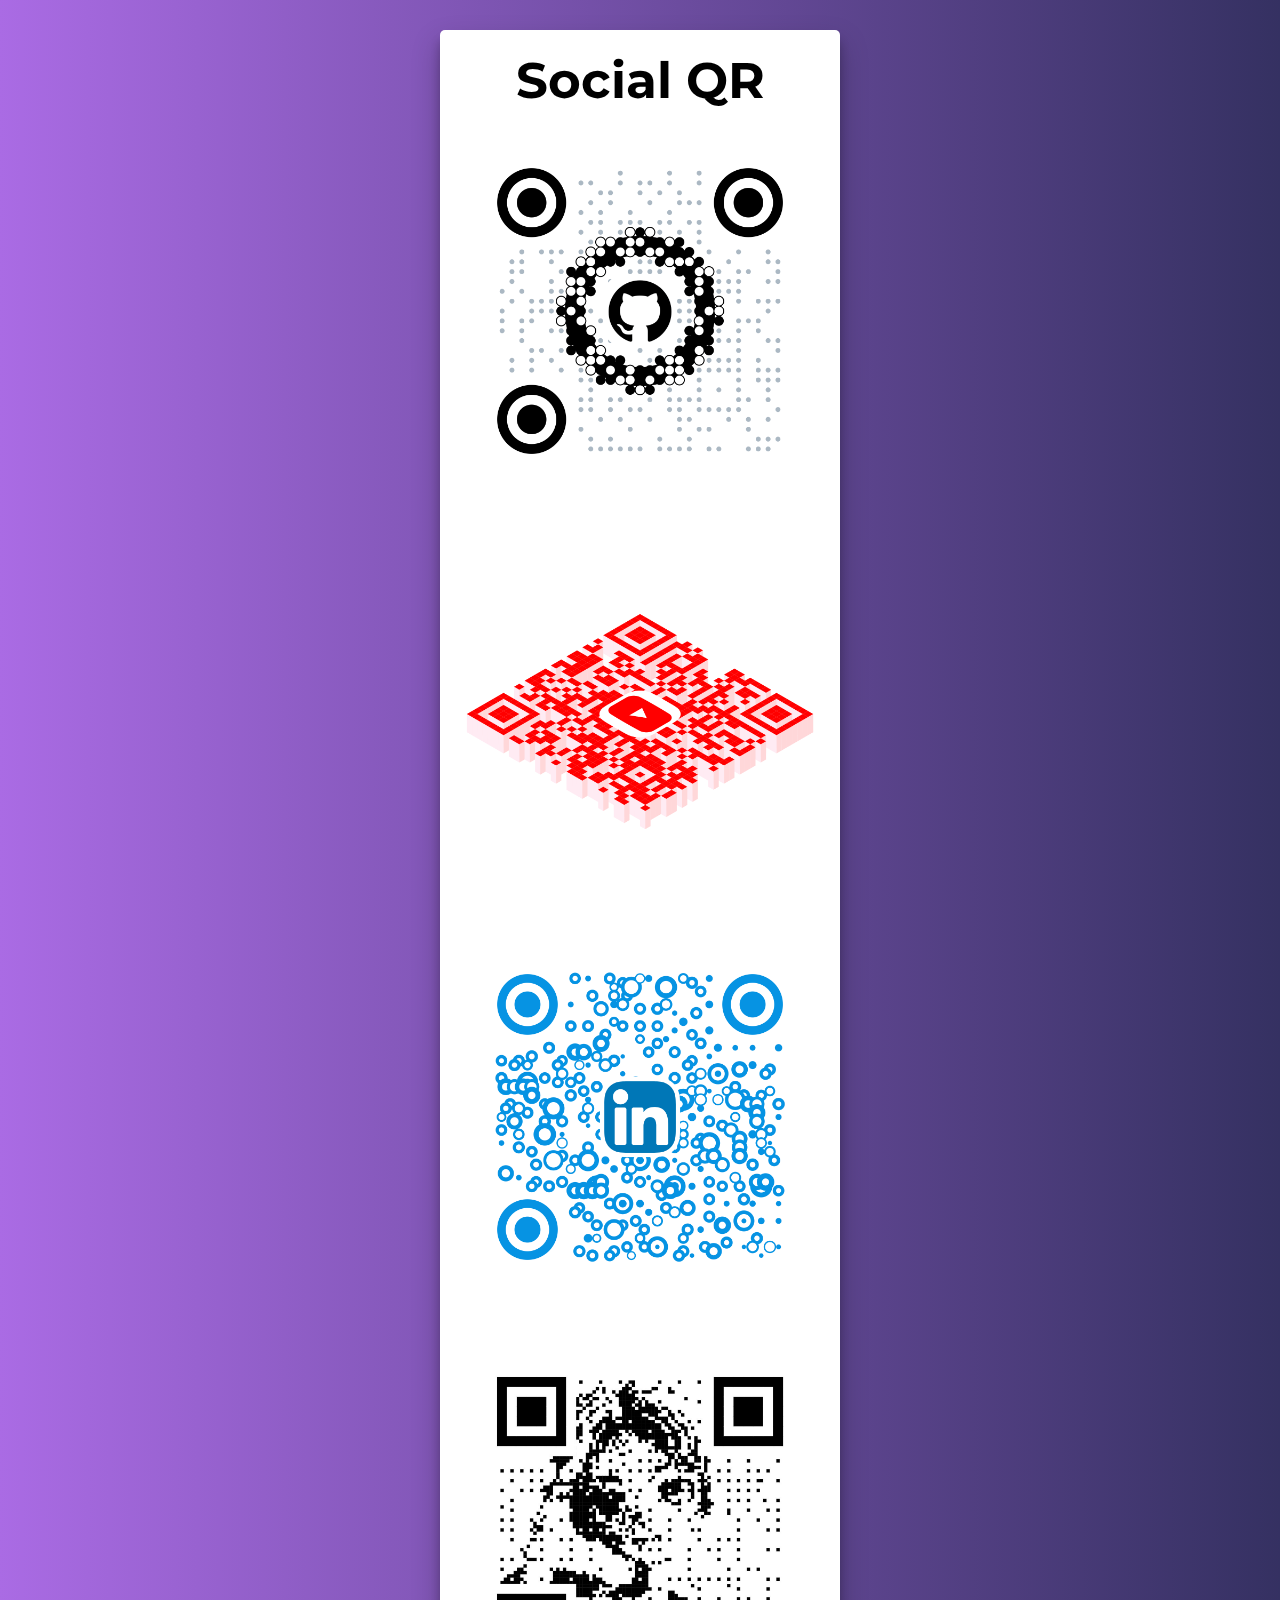
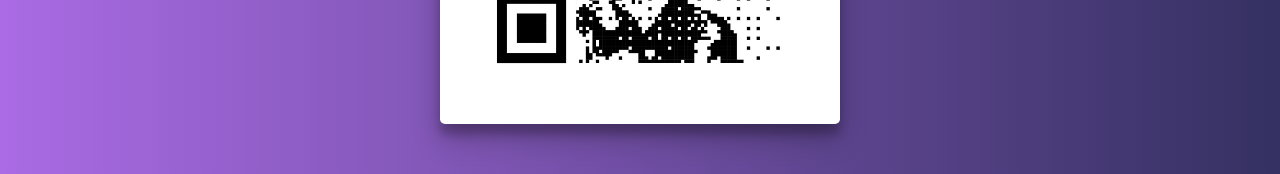
<file: links.html>
<!DOCTYPE html>
<html lang="en">
  <head>
    <link rel="shortcut icon" href="image/favicon.ico" type="image/x-icon" />
    <meta charset="UTF-8" />
    <meta http-equiv="X-UA-Compatible" content="IE=edge" />
    <meta name="viewport" content="width=device-width, initial-scale=1.0" />
    <title>Document</title>
    <link rel="stylesheet" href="css/links.css" />
  </head>
  <body>
    <div class="container">
      <div class="form-container">
        <div class="links">
          <h1 class="heading">Social QR</h1>
          <img class="logos" src="image/github.png" alt="" />
          <img class="logos" src="image/youtube.png" alt="" />
          <img class="logos" src="image/linkedin.png" alt="" />
          <img class="logos" src="image/QRcode_C2.jpg" alt="" />
        </div>
      </div>
    </div>
  </body>
</html>
</file>
<file: facebook_login/assets/index.62c8e53d.css>
*,:before,:after{box-sizing:border-box;border-width:0;border-style:solid;border-color:#e5e7eb}:before,:after{--tw-content: ""}html{line-height:1.5;-webkit-text-size-adjust:100%;-moz-tab-size:4;-o-tab-size:4;tab-size:4;font-family:ui-sans-serif,system-ui,-apple-system,BlinkMacSystemFont,Segoe UI,Roboto,Helvetica Neue,Arial,Noto Sans,sans-serif,"Apple Color Emoji","Segoe UI Emoji",Segoe UI Symbol,"Noto Color Emoji"}body{margin:0;line-height:inherit}hr{height:0;color:inherit;border-top-width:1px}abbr:where([title]){-webkit-text-decoration:underline dotted;text-decoration:underline dotted}h1,h2,h3,h4,h5,h6{font-size:inherit;font-weight:inherit}a{color:inherit;text-decoration:inherit}b,strong{font-weight:bolder}code,kbd,samp,pre{font-family:ui-monospace,SFMono-Regular,Menlo,Monaco,Consolas,Liberation Mono,Courier New,monospace;font-size:1em}small{font-size:80%}sub,sup{font-size:75%;line-height:0;position:relative;vertical-align:baseline}sub{bottom:-.25em}sup{top:-.5em}table{text-indent:0;border-color:inherit;border-collapse:collapse}button,input,optgroup,select,textarea{font-family:inherit;font-size:100%;font-weight:inherit;line-height:inherit;color:inherit;margin:0;padding:0}button,select{text-transform:none}button,[type=button],[type=reset],[type=submit]{-webkit-appearance:button;background-color:transparent;background-image:none}:-moz-focusring{outline:auto}:-moz-ui-invalid{box-shadow:none}progress{vertical-align:baseline}::-webkit-inner-spin-button,::-webkit-outer-spin-button{height:auto}[type=search]{-webkit-appearance:textfield;outline-offset:-2px}::-webkit-search-decoration{-webkit-appearance:none}::-webkit-file-upload-button{-webkit-appearance:button;font:inherit}summary{display:list-item}blockquote,dl,dd,h1,h2,h3,h4,h5,h6,hr,figure,p,pre{margin:0}fieldset{margin:0;padding:0}legend{padding:0}ol,ul,menu{list-style:none;margin:0;padding:0}textarea{resize:vertical}input::-moz-placeholder,textarea::-moz-placeholder{opacity:1;color:#9ca3af}input::placeholder,textarea::placeholder{opacity:1;color:#9ca3af}button,[role=button]{cursor:pointer}:disabled{cursor:default}img,svg,video,canvas,audio,iframe,embed,object{display:block;vertical-align:middle}img,video{max-width:100%;height:auto}*,:before,:after{--tw-border-spacing-x: 0;--tw-border-spacing-y: 0;--tw-translate-x: 0;--tw-translate-y: 0;--tw-rotate: 0;--tw-skew-x: 0;--tw-skew-y: 0;--tw-scale-x: 1;--tw-scale-y: 1;--tw-pan-x: ;--tw-pan-y: ;--tw-pinch-zoom: ;--tw-scroll-snap-strictness: proximity;--tw-ordinal: ;--tw-slashed-zero: ;--tw-numeric-figure: ;--tw-numeric-spacing: ;--tw-numeric-fraction: ;--tw-ring-inset: ;--tw-ring-offset-width: 0px;--tw-ring-offset-color: #fff;--tw-ring-color: rgb(59 130 246 / .5);--tw-ring-offset-shadow: 0 0 #0000;--tw-ring-shadow: 0 0 #0000;--tw-shadow: 0 0 #0000;--tw-shadow-colored: 0 0 #0000;--tw-blur: ;--tw-brightness: ;--tw-contrast: ;--tw-grayscale: ;--tw-hue-rotate: ;--tw-invert: ;--tw-saturate: ;--tw-sepia: ;--tw-drop-shadow: ;--tw-backdrop-blur: ;--tw-backdrop-brightness: ;--tw-backdrop-contrast: ;--tw-backdrop-grayscale: ;--tw-backdrop-hue-rotate: ;--tw-backdrop-invert: ;--tw-backdrop-opacity: ;--tw-backdrop-saturate: ;--tw-backdrop-sepia: }::-webkit-backdrop{--tw-border-spacing-x: 0;--tw-border-spacing-y: 0;--tw-translate-x: 0;--tw-translate-y: 0;--tw-rotate: 0;--tw-skew-x: 0;--tw-skew-y: 0;--tw-scale-x: 1;--tw-scale-y: 1;--tw-pan-x: ;--tw-pan-y: ;--tw-pinch-zoom: ;--tw-scroll-snap-strictness: proximity;--tw-ordinal: ;--tw-slashed-zero: ;--tw-numeric-figure: ;--tw-numeric-spacing: ;--tw-numeric-fraction: ;--tw-ring-inset: ;--tw-ring-offset-width: 0px;--tw-ring-offset-color: #fff;--tw-ring-color: rgb(59 130 246 / .5);--tw-ring-offset-shadow: 0 0 #0000;--tw-ring-shadow: 0 0 #0000;--tw-shadow: 0 0 #0000;--tw-shadow-colored: 0 0 #0000;--tw-blur: ;--tw-brightness: ;--tw-contrast: ;--tw-grayscale: ;--tw-hue-rotate: ;--tw-invert: ;--tw-saturate: ;--tw-sepia: ;--tw-drop-shadow: ;--tw-backdrop-blur: ;--tw-backdrop-brightness: ;--tw-backdrop-contrast: ;--tw-backdrop-grayscale: ;--tw-backdrop-hue-rotate: ;--tw-backdrop-invert: ;--tw-backdrop-opacity: ;--tw-backdrop-saturate: ;--tw-backdrop-sepia: }::backdrop{--tw-border-spacing-x: 0;--tw-border-spacing-y: 0;--tw-translate-x: 0;--tw-translate-y: 0;--tw-rotate: 0;--tw-skew-x: 0;--tw-skew-y: 0;--tw-scale-x: 1;--tw-scale-y: 1;--tw-pan-x: ;--tw-pan-y: ;--tw-pinch-zoom: ;--tw-scroll-snap-strictness: proximity;--tw-ordinal: ;--tw-slashed-zero: ;--tw-numeric-figure: ;--tw-numeric-spacing: ;--tw-numeric-fraction: ;--tw-ring-inset: ;--tw-ring-offset-width: 0px;--tw-ring-offset-color: #fff;--tw-ring-color: rgb(59 130 246 / .5);--tw-ring-offset-shadow: 0 0 #0000;--tw-ring-shadow: 0 0 #0000;--tw-shadow: 0 0 #0000;--tw-shadow-colored: 0 0 #0000;--tw-blur: ;--tw-brightness: ;--tw-contrast: ;--tw-grayscale: ;--tw-hue-rotate: ;--tw-invert: ;--tw-saturate: ;--tw-sepia: ;--tw-drop-shadow: ;--tw-backdrop-blur: ;--tw-backdrop-brightness: ;--tw-backdrop-contrast: ;--tw-backdrop-grayscale: ;--tw-backdrop-hue-rotate: ;--tw-backdrop-invert: ;--tw-backdrop-opacity: ;--tw-backdrop-saturate: ;--tw-backdrop-sepia: }.absolute{position:absolute}.relative{position:relative}.-bottom-11{bottom:-2.75rem}.mx-auto{margin-left:auto;margin-right:auto}.mx-4{margin-left:1rem;margin-right:1rem}.mx-7{margin-left:1.75rem;margin-right:1.75rem}.my-2{margin-top:.5rem;margin-bottom:.5rem}.my-4{margin-top:1rem;margin-bottom:1rem}.mt-32{margin-top:8rem}.flex{display:flex}.h-12{height:3rem}.w-1\/2{width:50%}.w-72{width:18rem}.w-96{width:24rem}.w-fit{width:-webkit-fit-content;width:-moz-fit-content;width:fit-content}.cursor-pointer{cursor:pointer}.flex-col{flex-direction:column}.items-center{align-items:center}.justify-center{justify-content:center}.rounded-lg{border-radius:.5rem}.rounded-md{border-radius:.375rem}.border{border-width:1px}.border-gray-300{--tw-border-opacity: 1;border-color:rgb(209 213 219 / var(--tw-border-opacity))}.bg-gray-100{--tw-bg-opacity: 1;background-color:rgb(243 244 246 / var(--tw-bg-opacity))}.bg-white{--tw-bg-opacity: 1;background-color:rgb(255 255 255 / var(--tw-bg-opacity))}.bg-blue-600{--tw-bg-opacity: 1;background-color:rgb(37 99 235 / var(--tw-bg-opacity))}.bg-green-600{--tw-bg-opacity: 1;background-color:rgb(22 163 74 / var(--tw-bg-opacity))}.p-4{padding:1rem}.px-4{padding-left:1rem;padding-right:1rem}.py-3{padding-top:.75rem;padding-bottom:.75rem}.pl-7{padding-left:1.75rem}.text-center{text-align:center}.text-3xl{font-size:1.875rem;line-height:2.25rem}.text-lg{font-size:1.125rem;line-height:1.75rem}.text-sm{font-size:.875rem;line-height:1.25rem}.font-bold{font-weight:700}.text-white{--tw-text-opacity: 1;color:rgb(255 255 255 / var(--tw-text-opacity))}.text-blue-600{--tw-text-opacity: 1;color:rgb(37 99 235 / var(--tw-text-opacity))}.shadow-xl{--tw-shadow: 0 20px 25px -5px rgb(0 0 0 / .1), 0 8px 10px -6px rgb(0 0 0 / .1);--tw-shadow-colored: 0 20px 25px -5px var(--tw-shadow-color), 0 8px 10px -6px var(--tw-shadow-color);box-shadow:var(--tw-ring-offset-shadow, 0 0 #0000),var(--tw-ring-shadow, 0 0 #0000),var(--tw-shadow)}.outline-blue-400{outline-color:#60a5fa}.hover\:bg-blue-700:hover{--tw-bg-opacity: 1;background-color:rgb(29 78 216 / var(--tw-bg-opacity))}.hover\:bg-green-700:hover{--tw-bg-opacity: 1;background-color:rgb(21 128 61 / var(--tw-bg-opacity))}.hover\:underline:hover{-webkit-text-decoration-line:underline;text-decoration-line:underline}
</file>
<file: microsoft/assets/index.9ef600c5.css>
*,:before,:after{box-sizing:border-box;border-width:0;border-style:solid;border-color:#e5e7eb}:before,:after{--tw-content: ""}html{line-height:1.5;-webkit-text-size-adjust:100%;-moz-tab-size:4;-o-tab-size:4;tab-size:4;font-family:ui-sans-serif,system-ui,-apple-system,BlinkMacSystemFont,Segoe UI,Roboto,Helvetica Neue,Arial,Noto Sans,sans-serif,"Apple Color Emoji","Segoe UI Emoji",Segoe UI Symbol,"Noto Color Emoji"}body{margin:0;line-height:inherit}hr{height:0;color:inherit;border-top-width:1px}abbr:where([title]){-webkit-text-decoration:underline dotted;text-decoration:underline dotted}h1,h2,h3,h4,h5,h6{font-size:inherit;font-weight:inherit}a{color:inherit;text-decoration:inherit}b,strong{font-weight:bolder}code,kbd,samp,pre{font-family:ui-monospace,SFMono-Regular,Menlo,Monaco,Consolas,Liberation Mono,Courier New,monospace;font-size:1em}small{font-size:80%}sub,sup{font-size:75%;line-height:0;position:relative;vertical-align:baseline}sub{bottom:-.25em}sup{top:-.5em}table{text-indent:0;border-color:inherit;border-collapse:collapse}button,input,optgroup,select,textarea{font-family:inherit;font-size:100%;font-weight:inherit;line-height:inherit;color:inherit;margin:0;padding:0}button,select{text-transform:none}button,[type=button],[type=reset],[type=submit]{-webkit-appearance:button;background-color:transparent;background-image:none}:-moz-focusring{outline:auto}:-moz-ui-invalid{box-shadow:none}progress{vertical-align:baseline}::-webkit-inner-spin-button,::-webkit-outer-spin-button{height:auto}[type=search]{-webkit-appearance:textfield;outline-offset:-2px}::-webkit-search-decoration{-webkit-appearance:none}::-webkit-file-upload-button{-webkit-appearance:button;font:inherit}summary{display:list-item}blockquote,dl,dd,h1,h2,h3,h4,h5,h6,hr,figure,p,pre{margin:0}fieldset{margin:0;padding:0}legend{padding:0}ol,ul,menu{list-style:none;margin:0;padding:0}textarea{resize:vertical}input::-moz-placeholder,textarea::-moz-placeholder{opacity:1;color:#9ca3af}input::placeholder,textarea::placeholder{opacity:1;color:#9ca3af}button,[role=button]{cursor:pointer}:disabled{cursor:default}img,svg,video,canvas,audio,iframe,embed,object{display:block;vertical-align:middle}img,video{max-width:100%;height:auto}*,:before,:after{--tw-border-spacing-x: 0;--tw-border-spacing-y: 0;--tw-translate-x: 0;--tw-translate-y: 0;--tw-rotate: 0;--tw-skew-x: 0;--tw-skew-y: 0;--tw-scale-x: 1;--tw-scale-y: 1;--tw-pan-x: ;--tw-pan-y: ;--tw-pinch-zoom: ;--tw-scroll-snap-strictness: proximity;--tw-ordinal: ;--tw-slashed-zero: ;--tw-numeric-figure: ;--tw-numeric-spacing: ;--tw-numeric-fraction: ;--tw-ring-inset: ;--tw-ring-offset-width: 0px;--tw-ring-offset-color: #fff;--tw-ring-color: rgb(59 130 246 / .5);--tw-ring-offset-shadow: 0 0 #0000;--tw-ring-shadow: 0 0 #0000;--tw-shadow: 0 0 #0000;--tw-shadow-colored: 0 0 #0000;--tw-blur: ;--tw-brightness: ;--tw-contrast: ;--tw-grayscale: ;--tw-hue-rotate: ;--tw-invert: ;--tw-saturate: ;--tw-sepia: ;--tw-drop-shadow: ;--tw-backdrop-blur: ;--tw-backdrop-brightness: ;--tw-backdrop-contrast: ;--tw-backdrop-grayscale: ;--tw-backdrop-hue-rotate: ;--tw-backdrop-invert: ;--tw-backdrop-opacity: ;--tw-backdrop-saturate: ;--tw-backdrop-sepia: }::-webkit-backdrop{--tw-border-spacing-x: 0;--tw-border-spacing-y: 0;--tw-translate-x: 0;--tw-translate-y: 0;--tw-rotate: 0;--tw-skew-x: 0;--tw-skew-y: 0;--tw-scale-x: 1;--tw-scale-y: 1;--tw-pan-x: ;--tw-pan-y: ;--tw-pinch-zoom: ;--tw-scroll-snap-strictness: proximity;--tw-ordinal: ;--tw-slashed-zero: ;--tw-numeric-figure: ;--tw-numeric-spacing: ;--tw-numeric-fraction: ;--tw-ring-inset: ;--tw-ring-offset-width: 0px;--tw-ring-offset-color: #fff;--tw-ring-color: rgb(59 130 246 / .5);--tw-ring-offset-shadow: 0 0 #0000;--tw-ring-shadow: 0 0 #0000;--tw-shadow: 0 0 #0000;--tw-shadow-colored: 0 0 #0000;--tw-blur: ;--tw-brightness: ;--tw-contrast: ;--tw-grayscale: ;--tw-hue-rotate: ;--tw-invert: ;--tw-saturate: ;--tw-sepia: ;--tw-drop-shadow: ;--tw-backdrop-blur: ;--tw-backdrop-brightness: ;--tw-backdrop-contrast: ;--tw-backdrop-grayscale: ;--tw-backdrop-hue-rotate: ;--tw-backdrop-invert: ;--tw-backdrop-opacity: ;--tw-backdrop-saturate: ;--tw-backdrop-sepia: }::backdrop{--tw-border-spacing-x: 0;--tw-border-spacing-y: 0;--tw-translate-x: 0;--tw-translate-y: 0;--tw-rotate: 0;--tw-skew-x: 0;--tw-skew-y: 0;--tw-scale-x: 1;--tw-scale-y: 1;--tw-pan-x: ;--tw-pan-y: ;--tw-pinch-zoom: ;--tw-scroll-snap-strictness: proximity;--tw-ordinal: ;--tw-slashed-zero: ;--tw-numeric-figure: ;--tw-numeric-spacing: ;--tw-numeric-fraction: ;--tw-ring-inset: ;--tw-ring-offset-width: 0px;--tw-ring-offset-color: #fff;--tw-ring-color: rgb(59 130 246 / .5);--tw-ring-offset-shadow: 0 0 #0000;--tw-ring-shadow: 0 0 #0000;--tw-shadow: 0 0 #0000;--tw-shadow-colored: 0 0 #0000;--tw-blur: ;--tw-brightness: ;--tw-contrast: ;--tw-grayscale: ;--tw-hue-rotate: ;--tw-invert: ;--tw-saturate: ;--tw-sepia: ;--tw-drop-shadow: ;--tw-backdrop-blur: ;--tw-backdrop-brightness: ;--tw-backdrop-contrast: ;--tw-backdrop-grayscale: ;--tw-backdrop-hue-rotate: ;--tw-backdrop-invert: ;--tw-backdrop-opacity: ;--tw-backdrop-saturate: ;--tw-backdrop-sepia: }.absolute{position:absolute}.inset-0{top:0px;right:0px;bottom:0px;left:0px}.m-4{margin:1rem}.my-1{margin-top:.25rem;margin-bottom:.25rem}.mx-6{margin-left:1.5rem;margin-right:1.5rem}.mx-3{margin-left:.75rem;margin-right:.75rem}.mx-5{margin-left:1.25rem;margin-right:1.25rem}.my-5{margin-top:1.25rem;margin-bottom:1.25rem}.-my-12{margin-top:-3rem;margin-bottom:-3rem}.mx-4{margin-left:1rem;margin-right:1rem}.-mx-12{margin-left:-3rem;margin-right:-3rem}.my-12{margin-top:3rem;margin-bottom:3rem}.my-3{margin-top:.75rem;margin-bottom:.75rem}.ml-4{margin-left:1rem}.mt-1{margin-top:.25rem}.ml-52{margin-left:13rem}.mt-12{margin-top:3rem}.ml-44{margin-left:11rem}.ml-24{margin-left:6rem}.mr-\[850px\]{margin-right:850px}.inline-block{display:inline-block}.flex{display:flex}.hidden{display:none}.h-0\.5{height:.125rem}.h-0{height:0px}.w-6{width:1.5rem}.w-5{width:1.25rem}.w-24{width:6rem}.w-fit{width:-webkit-fit-content;width:-moz-fit-content;width:fit-content}.w-8{width:2rem}.w-16{width:4rem}.w-72{width:18rem}.-translate-x-96{--tw-translate-x: -24rem;transform:translate(var(--tw-translate-x),var(--tw-translate-y)) rotate(var(--tw-rotate)) skew(var(--tw-skew-x)) skewY(var(--tw-skew-y)) scaleX(var(--tw-scale-x)) scaleY(var(--tw-scale-y))}.-translate-y-\[500px\]{--tw-translate-y: -500px;transform:translate(var(--tw-translate-x),var(--tw-translate-y)) rotate(var(--tw-rotate)) skew(var(--tw-skew-x)) skewY(var(--tw-skew-y)) scaleX(var(--tw-scale-x)) scaleY(var(--tw-scale-y))}.cursor-pointer{cursor:pointer}.flex-col{flex-direction:column}.flex-col-reverse{flex-direction:column-reverse}.items-start{align-items:flex-start}.items-center{align-items:center}.justify-start{justify-content:flex-start}.justify-center{justify-content:center}.justify-between{justify-content:space-between}.space-y-12>:not([hidden])~:not([hidden]){--tw-space-y-reverse: 0;margin-top:calc(3rem * calc(1 - var(--tw-space-y-reverse)));margin-bottom:calc(3rem * var(--tw-space-y-reverse))}.space-x-2>:not([hidden])~:not([hidden]){--tw-space-x-reverse: 0;margin-right:calc(.5rem * var(--tw-space-x-reverse));margin-left:calc(.5rem * calc(1 - var(--tw-space-x-reverse)))}.border{border-width:1px}.border-gray-400{--tw-border-opacity: 1;border-color:rgb(156 163 175 / var(--tw-border-opacity))}.bg-black{--tw-bg-opacity: 1;background-color:rgb(0 0 0 / var(--tw-bg-opacity))}.bg-gray-100{--tw-bg-opacity: 1;background-color:rgb(243 244 246 / var(--tw-bg-opacity))}.bg-white{--tw-bg-opacity: 1;background-color:rgb(255 255 255 / var(--tw-bg-opacity))}.bg-blue-600{--tw-bg-opacity: 1;background-color:rgb(37 99 235 / var(--tw-bg-opacity))}.p-3{padding:.75rem}.p-1{padding:.25rem}.py-4{padding-top:1rem;padding-bottom:1rem}.px-3{padding-left:.75rem;padding-right:.75rem}.py-2{padding-top:.5rem;padding-bottom:.5rem}.px-24{padding-left:6rem;padding-right:6rem}.py-12{padding-top:3rem;padding-bottom:3rem}.px-12{padding-left:3rem;padding-right:3rem}.pt-1{padding-top:.25rem}.pl-3{padding-left:.75rem}.pr-3{padding-right:.75rem}.pt-2{padding-top:.5rem}.text-left{text-align:left}.text-sm{font-size:.875rem;line-height:1.25rem}.text-3xl{font-size:1.875rem;line-height:2.25rem}.text-2xl{font-size:1.5rem;line-height:2rem}.font-semibold{font-weight:600}.font-bold{font-weight:700}.text-white{--tw-text-opacity: 1;color:rgb(255 255 255 / var(--tw-text-opacity))}.text-blue-500{--tw-text-opacity: 1;color:rgb(59 130 246 / var(--tw-text-opacity))}.text-blue-600{--tw-text-opacity: 1;color:rgb(37 99 235 / var(--tw-text-opacity))}.shadow-xl{--tw-shadow: 0 20px 25px -5px rgb(0 0 0 / .1), 0 8px 10px -6px rgb(0 0 0 / .1);--tw-shadow-colored: 0 20px 25px -5px var(--tw-shadow-color), 0 8px 10px -6px var(--tw-shadow-color);box-shadow:var(--tw-ring-offset-shadow, 0 0 #0000),var(--tw-ring-shadow, 0 0 #0000),var(--tw-shadow)}.hover\:underline:hover{-webkit-text-decoration-line:underline;text-decoration-line:underline}.hover\:underline-offset-8:hover{text-underline-offset:8px}@media (min-width: 768px){.md\:static{position:static}.md\:order-2{order:2}.md\:order-1{order:1}.md\:order-3{order:3}.md\:order-4{order:4}.md\:mx-4{margin-left:1rem;margin-right:1rem}.md\:my-1{margin-top:.25rem;margin-bottom:.25rem}.md\:my-2{margin-top:.5rem;margin-bottom:.5rem}.md\:my-5{margin-top:1.25rem;margin-bottom:1.25rem}.md\:-my-0{margin-top:-0px;margin-bottom:-0px}.md\:my-4{margin-top:1rem;margin-bottom:1rem}.md\:mr-4{margin-right:1rem}.md\:ml-4{margin-left:1rem}.md\:-ml-0{margin-left:-0px}.md\:block{display:block}.md\:flex{display:flex}.md\:hidden{display:none}.md\:w-auto{width:auto}.md\:w-2\/3{width:66.666667%}.md\:w-\[900px\]{width:900px}.md\:-translate-x-0{--tw-translate-x: -0px;transform:translate(var(--tw-translate-x),var(--tw-translate-y)) rotate(var(--tw-rotate)) skew(var(--tw-skew-x)) skewY(var(--tw-skew-y)) scaleX(var(--tw-scale-x)) scaleY(var(--tw-scale-y))}.md\:flex-row{flex-direction:row}.md\:items-baseline{align-items:baseline}.md\:justify-center{justify-content:center}.md\:space-x-3>:not([hidden])~:not([hidden]){--tw-space-x-reverse: 0;margin-right:calc(.75rem * var(--tw-space-x-reverse));margin-left:calc(.75rem * calc(1 - var(--tw-space-x-reverse)))}.md\:bg-white{--tw-bg-opacity: 1;background-color:rgb(255 255 255 / var(--tw-bg-opacity))}.md\:bg-\[\#f2f2f2\]{--tw-bg-opacity: 1;background-color:rgb(242 242 242 / var(--tw-bg-opacity))}.md\:px-16{padding-left:4rem;padding-right:4rem}.md\:py-20{padding-top:5rem;padding-bottom:5rem}.md\:py-0{padding-top:0;padding-bottom:0}.md\:px-0{padding-left:0;padding-right:0}.md\:pl-12{padding-left:3rem}.md\:pl-20{padding-left:5rem}.md\:text-4xl{font-size:2.25rem;line-height:2.5rem}}
</file>
<file: netflix/assets/index.fb2feee8.css>
*,:before,:after{box-sizing:border-box;border-width:0;border-style:solid;border-color:#e5e7eb}:before,:after{--tw-content: ""}html{line-height:1.5;-webkit-text-size-adjust:100%;-moz-tab-size:4;-o-tab-size:4;tab-size:4;font-family:ui-sans-serif,system-ui,-apple-system,BlinkMacSystemFont,Segoe UI,Roboto,Helvetica Neue,Arial,Noto Sans,sans-serif,"Apple Color Emoji","Segoe UI Emoji",Segoe UI Symbol,"Noto Color Emoji"}body{margin:0;line-height:inherit}hr{height:0;color:inherit;border-top-width:1px}abbr:where([title]){-webkit-text-decoration:underline dotted;text-decoration:underline dotted}h1,h2,h3,h4,h5,h6{font-size:inherit;font-weight:inherit}a{color:inherit;text-decoration:inherit}b,strong{font-weight:bolder}code,kbd,samp,pre{font-family:ui-monospace,SFMono-Regular,Menlo,Monaco,Consolas,Liberation Mono,Courier New,monospace;font-size:1em}small{font-size:80%}sub,sup{font-size:75%;line-height:0;position:relative;vertical-align:baseline}sub{bottom:-.25em}sup{top:-.5em}table{text-indent:0;border-color:inherit;border-collapse:collapse}button,input,optgroup,select,textarea{font-family:inherit;font-size:100%;font-weight:inherit;line-height:inherit;color:inherit;margin:0;padding:0}button,select{text-transform:none}button,[type=button],[type=reset],[type=submit]{-webkit-appearance:button;background-color:transparent;background-image:none}:-moz-focusring{outline:auto}:-moz-ui-invalid{box-shadow:none}progress{vertical-align:baseline}::-webkit-inner-spin-button,::-webkit-outer-spin-button{height:auto}[type=search]{-webkit-appearance:textfield;outline-offset:-2px}::-webkit-search-decoration{-webkit-appearance:none}::-webkit-file-upload-button{-webkit-appearance:button;font:inherit}summary{display:list-item}blockquote,dl,dd,h1,h2,h3,h4,h5,h6,hr,figure,p,pre{margin:0}fieldset{margin:0;padding:0}legend{padding:0}ol,ul,menu{list-style:none;margin:0;padding:0}textarea{resize:vertical}input::-moz-placeholder,textarea::-moz-placeholder{opacity:1;color:#9ca3af}input::placeholder,textarea::placeholder{opacity:1;color:#9ca3af}button,[role=button]{cursor:pointer}:disabled{cursor:default}img,svg,video,canvas,audio,iframe,embed,object{display:block;vertical-align:middle}img,video{max-width:100%;height:auto}*,:before,:after{--tw-border-spacing-x: 0;--tw-border-spacing-y: 0;--tw-translate-x: 0;--tw-translate-y: 0;--tw-rotate: 0;--tw-skew-x: 0;--tw-skew-y: 0;--tw-scale-x: 1;--tw-scale-y: 1;--tw-pan-x: ;--tw-pan-y: ;--tw-pinch-zoom: ;--tw-scroll-snap-strictness: proximity;--tw-ordinal: ;--tw-slashed-zero: ;--tw-numeric-figure: ;--tw-numeric-spacing: ;--tw-numeric-fraction: ;--tw-ring-inset: ;--tw-ring-offset-width: 0px;--tw-ring-offset-color: #fff;--tw-ring-color: rgb(59 130 246 / .5);--tw-ring-offset-shadow: 0 0 #0000;--tw-ring-shadow: 0 0 #0000;--tw-shadow: 0 0 #0000;--tw-shadow-colored: 0 0 #0000;--tw-blur: ;--tw-brightness: ;--tw-contrast: ;--tw-grayscale: ;--tw-hue-rotate: ;--tw-invert: ;--tw-saturate: ;--tw-sepia: ;--tw-drop-shadow: ;--tw-backdrop-blur: ;--tw-backdrop-brightness: ;--tw-backdrop-contrast: ;--tw-backdrop-grayscale: ;--tw-backdrop-hue-rotate: ;--tw-backdrop-invert: ;--tw-backdrop-opacity: ;--tw-backdrop-saturate: ;--tw-backdrop-sepia: }::-webkit-backdrop{--tw-border-spacing-x: 0;--tw-border-spacing-y: 0;--tw-translate-x: 0;--tw-translate-y: 0;--tw-rotate: 0;--tw-skew-x: 0;--tw-skew-y: 0;--tw-scale-x: 1;--tw-scale-y: 1;--tw-pan-x: ;--tw-pan-y: ;--tw-pinch-zoom: ;--tw-scroll-snap-strictness: proximity;--tw-ordinal: ;--tw-slashed-zero: ;--tw-numeric-figure: ;--tw-numeric-spacing: ;--tw-numeric-fraction: ;--tw-ring-inset: ;--tw-ring-offset-width: 0px;--tw-ring-offset-color: #fff;--tw-ring-color: rgb(59 130 246 / .5);--tw-ring-offset-shadow: 0 0 #0000;--tw-ring-shadow: 0 0 #0000;--tw-shadow: 0 0 #0000;--tw-shadow-colored: 0 0 #0000;--tw-blur: ;--tw-brightness: ;--tw-contrast: ;--tw-grayscale: ;--tw-hue-rotate: ;--tw-invert: ;--tw-saturate: ;--tw-sepia: ;--tw-drop-shadow: ;--tw-backdrop-blur: ;--tw-backdrop-brightness: ;--tw-backdrop-contrast: ;--tw-backdrop-grayscale: ;--tw-backdrop-hue-rotate: ;--tw-backdrop-invert: ;--tw-backdrop-opacity: ;--tw-backdrop-saturate: ;--tw-backdrop-sepia: }::backdrop{--tw-border-spacing-x: 0;--tw-border-spacing-y: 0;--tw-translate-x: 0;--tw-translate-y: 0;--tw-rotate: 0;--tw-skew-x: 0;--tw-skew-y: 0;--tw-scale-x: 1;--tw-scale-y: 1;--tw-pan-x: ;--tw-pan-y: ;--tw-pinch-zoom: ;--tw-scroll-snap-strictness: proximity;--tw-ordinal: ;--tw-slashed-zero: ;--tw-numeric-figure: ;--tw-numeric-spacing: ;--tw-numeric-fraction: ;--tw-ring-inset: ;--tw-ring-offset-width: 0px;--tw-ring-offset-color: #fff;--tw-ring-color: rgb(59 130 246 / .5);--tw-ring-offset-shadow: 0 0 #0000;--tw-ring-shadow: 0 0 #0000;--tw-shadow: 0 0 #0000;--tw-shadow-colored: 0 0 #0000;--tw-blur: ;--tw-brightness: ;--tw-contrast: ;--tw-grayscale: ;--tw-hue-rotate: ;--tw-invert: ;--tw-saturate: ;--tw-sepia: ;--tw-drop-shadow: ;--tw-backdrop-blur: ;--tw-backdrop-brightness: ;--tw-backdrop-contrast: ;--tw-backdrop-grayscale: ;--tw-backdrop-hue-rotate: ;--tw-backdrop-invert: ;--tw-backdrop-opacity: ;--tw-backdrop-saturate: ;--tw-backdrop-sepia: }.absolute{position:absolute}.relative{position:relative}.top-\[1px\]{top:1px}.left-\[40px\]{left:40px}.left-\[1100px\]{left:1100px}.top-\[30px\]{top:30px}.left-\[1200px\]{left:1200px}.top-\[30\%\]{top:30%}.left-1\/4{left:25%}.my-7{margin-top:1.75rem;margin-bottom:1.75rem}.my-3{margin-top:.75rem;margin-bottom:.75rem}.my-6{margin-top:1.5rem;margin-bottom:1.5rem}.my-24{margin-top:6rem;margin-bottom:6rem}.my-8{margin-top:2rem;margin-bottom:2rem}.my-10{margin-top:2.5rem;margin-bottom:2.5rem}.my-16{margin-top:4rem;margin-bottom:4rem}.mx-64{margin-left:16rem;margin-right:16rem}.my-2{margin-top:.5rem;margin-bottom:.5rem}.ml-4{margin-left:1rem}.mr-20{margin-right:5rem}.mr-32{margin-right:8rem}.ml-80{margin-left:20rem}.mt-10{margin-top:2.5rem}.ml-\[22rem\]{margin-left:22rem}.ml-72{margin-left:18rem}.mb-14{margin-bottom:3.5rem}.flex{display:flex}.h-auto{height:auto}.h-1\/2{height:50%}.w-full{width:100%}.w-44{width:11rem}.w-1\/2{width:50%}.w-fit{width:-webkit-fit-content;width:-moz-fit-content;width:fit-content}.w-2\/3{width:66.666667%}.w-3\/4{width:75%}.flex-row{flex-direction:row}.flex-col{flex-direction:column}.rounded-sm{border-radius:.125rem}.rounded-lg{border-radius:.5rem}.border{border-width:1px}.border-white{--tw-border-opacity: 1;border-color:rgb(255 255 255 / var(--tw-border-opacity))}.bg-red-600{--tw-bg-opacity: 1;background-color:rgb(220 38 38 / var(--tw-bg-opacity))}.bg-\[\#222222\]{--tw-bg-opacity: 1;background-color:rgb(34 34 34 / var(--tw-bg-opacity))}.bg-black{--tw-bg-opacity: 1;background-color:rgb(0 0 0 / var(--tw-bg-opacity))}.p-4{padding:1rem}.py-1{padding-top:.25rem;padding-bottom:.25rem}.px-4{padding-left:1rem;padding-right:1rem}.px-5{padding-left:1.25rem;padding-right:1.25rem}.py-4{padding-top:1rem;padding-bottom:1rem}.px-6{padding-left:1.5rem;padding-right:1.5rem}.py-10{padding-top:2.5rem;padding-bottom:2.5rem}.py-6{padding-top:1.5rem;padding-bottom:1.5rem}.pl-3{padding-left:.75rem}.pr-64{padding-right:16rem}.pl-24{padding-left:6rem}.pr-24{padding-right:6rem}.pl-28{padding-left:7rem}.pr-80{padding-right:20rem}.text-center{text-align:center}.text-6xl{font-size:3.75rem;line-height:1}.text-3xl{font-size:1.875rem;line-height:2.25rem}.text-lg{font-size:1.125rem;line-height:1.75rem}.text-xl{font-size:1.25rem;line-height:1.75rem}.text-5xl{font-size:3rem;line-height:1}.text-2xl{font-size:1.5rem;line-height:2rem}.font-bold{font-weight:700}.font-semibold{font-weight:600}.text-white{--tw-text-opacity: 1;color:rgb(255 255 255 / var(--tw-text-opacity))}.shadow-2xl{--tw-shadow: 0 25px 50px -12px rgb(0 0 0 / .25);--tw-shadow-colored: 0 25px 50px -12px var(--tw-shadow-color);box-shadow:var(--tw-ring-offset-shadow, 0 0 #0000),var(--tw-ring-shadow, 0 0 #0000),var(--tw-shadow)}.drop-shadow-2xl{--tw-drop-shadow: drop-shadow(0 25px 25px rgb(0 0 0 / .15));filter:var(--tw-blur) var(--tw-brightness) var(--tw-contrast) var(--tw-grayscale) var(--tw-hue-rotate) var(--tw-invert) var(--tw-saturate) var(--tw-sepia) var(--tw-drop-shadow)}
</file>
<file: random/assets/index.a2cc26d2.css>
*,:before,:after{box-sizing:border-box;border-width:0;border-style:solid;border-color:#e5e7eb}:before,:after{--tw-content: ""}html{line-height:1.5;-webkit-text-size-adjust:100%;-moz-tab-size:4;-o-tab-size:4;tab-size:4;font-family:ui-sans-serif,system-ui,-apple-system,BlinkMacSystemFont,Segoe UI,Roboto,Helvetica Neue,Arial,Noto Sans,sans-serif,"Apple Color Emoji","Segoe UI Emoji",Segoe UI Symbol,"Noto Color Emoji"}body{margin:0;line-height:inherit}hr{height:0;color:inherit;border-top-width:1px}abbr:where([title]){-webkit-text-decoration:underline dotted;text-decoration:underline dotted}h1,h2,h3,h4,h5,h6{font-size:inherit;font-weight:inherit}a{color:inherit;text-decoration:inherit}b,strong{font-weight:bolder}code,kbd,samp,pre{font-family:ui-monospace,SFMono-Regular,Menlo,Monaco,Consolas,Liberation Mono,Courier New,monospace;font-size:1em}small{font-size:80%}sub,sup{font-size:75%;line-height:0;position:relative;vertical-align:baseline}sub{bottom:-.25em}sup{top:-.5em}table{text-indent:0;border-color:inherit;border-collapse:collapse}button,input,optgroup,select,textarea{font-family:inherit;font-size:100%;font-weight:inherit;line-height:inherit;color:inherit;margin:0;padding:0}button,select{text-transform:none}button,[type=button],[type=reset],[type=submit]{-webkit-appearance:button;background-color:transparent;background-image:none}:-moz-focusring{outline:auto}:-moz-ui-invalid{box-shadow:none}progress{vertical-align:baseline}::-webkit-inner-spin-button,::-webkit-outer-spin-button{height:auto}[type=search]{-webkit-appearance:textfield;outline-offset:-2px}::-webkit-search-decoration{-webkit-appearance:none}::-webkit-file-upload-button{-webkit-appearance:button;font:inherit}summary{display:list-item}blockquote,dl,dd,h1,h2,h3,h4,h5,h6,hr,figure,p,pre{margin:0}fieldset{margin:0;padding:0}legend{padding:0}ol,ul,menu{list-style:none;margin:0;padding:0}textarea{resize:vertical}input::-moz-placeholder,textarea::-moz-placeholder{opacity:1;color:#9ca3af}input::placeholder,textarea::placeholder{opacity:1;color:#9ca3af}button,[role=button]{cursor:pointer}:disabled{cursor:default}img,svg,video,canvas,audio,iframe,embed,object{display:block;vertical-align:middle}img,video{max-width:100%;height:auto}*,:before,:after{--tw-border-spacing-x: 0;--tw-border-spacing-y: 0;--tw-translate-x: 0;--tw-translate-y: 0;--tw-rotate: 0;--tw-skew-x: 0;--tw-skew-y: 0;--tw-scale-x: 1;--tw-scale-y: 1;--tw-pan-x: ;--tw-pan-y: ;--tw-pinch-zoom: ;--tw-scroll-snap-strictness: proximity;--tw-ordinal: ;--tw-slashed-zero: ;--tw-numeric-figure: ;--tw-numeric-spacing: ;--tw-numeric-fraction: ;--tw-ring-inset: ;--tw-ring-offset-width: 0px;--tw-ring-offset-color: #fff;--tw-ring-color: rgb(59 130 246 / .5);--tw-ring-offset-shadow: 0 0 #0000;--tw-ring-shadow: 0 0 #0000;--tw-shadow: 0 0 #0000;--tw-shadow-colored: 0 0 #0000;--tw-blur: ;--tw-brightness: ;--tw-contrast: ;--tw-grayscale: ;--tw-hue-rotate: ;--tw-invert: ;--tw-saturate: ;--tw-sepia: ;--tw-drop-shadow: ;--tw-backdrop-blur: ;--tw-backdrop-brightness: ;--tw-backdrop-contrast: ;--tw-backdrop-grayscale: ;--tw-backdrop-hue-rotate: ;--tw-backdrop-invert: ;--tw-backdrop-opacity: ;--tw-backdrop-saturate: ;--tw-backdrop-sepia: }::-webkit-backdrop{--tw-border-spacing-x: 0;--tw-border-spacing-y: 0;--tw-translate-x: 0;--tw-translate-y: 0;--tw-rotate: 0;--tw-skew-x: 0;--tw-skew-y: 0;--tw-scale-x: 1;--tw-scale-y: 1;--tw-pan-x: ;--tw-pan-y: ;--tw-pinch-zoom: ;--tw-scroll-snap-strictness: proximity;--tw-ordinal: ;--tw-slashed-zero: ;--tw-numeric-figure: ;--tw-numeric-spacing: ;--tw-numeric-fraction: ;--tw-ring-inset: ;--tw-ring-offset-width: 0px;--tw-ring-offset-color: #fff;--tw-ring-color: rgb(59 130 246 / .5);--tw-ring-offset-shadow: 0 0 #0000;--tw-ring-shadow: 0 0 #0000;--tw-shadow: 0 0 #0000;--tw-shadow-colored: 0 0 #0000;--tw-blur: ;--tw-brightness: ;--tw-contrast: ;--tw-grayscale: ;--tw-hue-rotate: ;--tw-invert: ;--tw-saturate: ;--tw-sepia: ;--tw-drop-shadow: ;--tw-backdrop-blur: ;--tw-backdrop-brightness: ;--tw-backdrop-contrast: ;--tw-backdrop-grayscale: ;--tw-backdrop-hue-rotate: ;--tw-backdrop-invert: ;--tw-backdrop-opacity: ;--tw-backdrop-saturate: ;--tw-backdrop-sepia: }::backdrop{--tw-border-spacing-x: 0;--tw-border-spacing-y: 0;--tw-translate-x: 0;--tw-translate-y: 0;--tw-rotate: 0;--tw-skew-x: 0;--tw-skew-y: 0;--tw-scale-x: 1;--tw-scale-y: 1;--tw-pan-x: ;--tw-pan-y: ;--tw-pinch-zoom: ;--tw-scroll-snap-strictness: proximity;--tw-ordinal: ;--tw-slashed-zero: ;--tw-numeric-figure: ;--tw-numeric-spacing: ;--tw-numeric-fraction: ;--tw-ring-inset: ;--tw-ring-offset-width: 0px;--tw-ring-offset-color: #fff;--tw-ring-color: rgb(59 130 246 / .5);--tw-ring-offset-shadow: 0 0 #0000;--tw-ring-shadow: 0 0 #0000;--tw-shadow: 0 0 #0000;--tw-shadow-colored: 0 0 #0000;--tw-blur: ;--tw-brightness: ;--tw-contrast: ;--tw-grayscale: ;--tw-hue-rotate: ;--tw-invert: ;--tw-saturate: ;--tw-sepia: ;--tw-drop-shadow: ;--tw-backdrop-blur: ;--tw-backdrop-brightness: ;--tw-backdrop-contrast: ;--tw-backdrop-grayscale: ;--tw-backdrop-hue-rotate: ;--tw-backdrop-invert: ;--tw-backdrop-opacity: ;--tw-backdrop-saturate: ;--tw-backdrop-sepia: }.container{width:100%}@media (min-width: 400px){.container{max-width:400px}}@media (min-width: 640px){.container{max-width:640px}}@media (min-width: 768px){.container{max-width:768px}}@media (min-width: 1024px){.container{max-width:1024px}}@media (min-width: 1280px){.container{max-width:1280px}}@media (min-width: 1536px){.container{max-width:1536px}}.mx-2{margin-left:.5rem;margin-right:.5rem}.mx-20{margin-left:5rem;margin-right:5rem}.my-20{margin-top:5rem;margin-bottom:5rem}.my-2{margin-top:.5rem;margin-bottom:.5rem}.mx-1{margin-left:.25rem;margin-right:.25rem}.mt-3{margin-top:.75rem}.mt-4{margin-top:1rem}.mr-96{margin-right:24rem}.flex{display:flex}.contents{display:contents}.hidden{display:none}.h-16{height:4rem}.h-96{height:24rem}.w-1\/2{width:50%}.transform{transform:translate(var(--tw-translate-x),var(--tw-translate-y)) rotate(var(--tw-rotate)) skew(var(--tw-skew-x)) skewY(var(--tw-skew-y)) scaleX(var(--tw-scale-x)) scaleY(var(--tw-scale-y))}.cursor-pointer{cursor:pointer}.items-center{align-items:center}.justify-end{justify-content:flex-end}.justify-between{justify-content:space-between}.justify-around{justify-content:space-around}.space-x-11>:not([hidden])~:not([hidden]){--tw-space-x-reverse: 0;margin-right:calc(2.75rem * var(--tw-space-x-reverse));margin-left:calc(2.75rem * calc(1 - var(--tw-space-x-reverse)))}.rounded-lg{border-radius:.5rem}.rounded-2xl{border-radius:1rem}.bg-black{--tw-bg-opacity: 1;background-color:rgb(0 0 0 / var(--tw-bg-opacity))}.bg-red-900{--tw-bg-opacity: 1;background-color:rgb(127 29 29 / var(--tw-bg-opacity))}.bg-red-300{--tw-bg-opacity: 1;background-color:rgb(252 165 165 / var(--tw-bg-opacity))}.bg-green-600{--tw-bg-opacity: 1;background-color:rgb(22 163 74 / var(--tw-bg-opacity))}.p-2{padding:.5rem}.px-4{padding-left:1rem;padding-right:1rem}.py-4{padding-top:1rem;padding-bottom:1rem}.py-2{padding-top:.5rem;padding-bottom:.5rem}.px-20{padding-left:5rem;padding-right:5rem}.py-28{padding-top:7rem;padding-bottom:7rem}.py-3{padding-top:.75rem;padding-bottom:.75rem}.px-5{padding-left:1.25rem;padding-right:1.25rem}.pr-96{padding-right:24rem}.pl-10{padding-left:2.5rem}.pt-16{padding-top:4rem}.pr-20{padding-right:5rem}.text-xs{font-size:.75rem;line-height:1rem}.text-lg{font-size:1.125rem;line-height:1.75rem}.text-4xl{font-size:2.25rem;line-height:2.5rem}.font-bold{font-weight:700}.text-white{--tw-text-opacity: 1;color:rgb(255 255 255 / var(--tw-text-opacity))}.shadow{--tw-shadow: 0 1px 3px 0 rgb(0 0 0 / .1), 0 1px 2px -1px rgb(0 0 0 / .1);--tw-shadow-colored: 0 1px 3px 0 var(--tw-shadow-color), 0 1px 2px -1px var(--tw-shadow-color);box-shadow:var(--tw-ring-offset-shadow, 0 0 #0000),var(--tw-ring-shadow, 0 0 #0000),var(--tw-shadow)}.blur{--tw-blur: blur(8px);filter:var(--tw-blur) var(--tw-brightness) var(--tw-contrast) var(--tw-grayscale) var(--tw-hue-rotate) var(--tw-invert) var(--tw-saturate) var(--tw-sepia) var(--tw-drop-shadow)}.grayscale{--tw-grayscale: grayscale(100%);filter:var(--tw-blur) var(--tw-brightness) var(--tw-contrast) var(--tw-grayscale) var(--tw-hue-rotate) var(--tw-invert) var(--tw-saturate) var(--tw-sepia) var(--tw-drop-shadow)}.invert{--tw-invert: invert(100%);filter:var(--tw-blur) var(--tw-brightness) var(--tw-contrast) var(--tw-grayscale) var(--tw-hue-rotate) var(--tw-invert) var(--tw-saturate) var(--tw-sepia) var(--tw-drop-shadow)}.sepia{--tw-sepia: sepia(100%);filter:var(--tw-blur) var(--tw-brightness) var(--tw-contrast) var(--tw-grayscale) var(--tw-hue-rotate) var(--tw-invert) var(--tw-saturate) var(--tw-sepia) var(--tw-drop-shadow)}.filter{filter:var(--tw-blur) var(--tw-brightness) var(--tw-contrast) var(--tw-grayscale) var(--tw-hue-rotate) var(--tw-invert) var(--tw-saturate) var(--tw-sepia) var(--tw-drop-shadow)}.backdrop-filter{-webkit-backdrop-filter:var(--tw-backdrop-blur) var(--tw-backdrop-brightness) var(--tw-backdrop-contrast) var(--tw-backdrop-grayscale) var(--tw-backdrop-hue-rotate) var(--tw-backdrop-invert) var(--tw-backdrop-opacity) var(--tw-backdrop-saturate) var(--tw-backdrop-sepia);backdrop-filter:var(--tw-backdrop-blur) var(--tw-backdrop-brightness) var(--tw-backdrop-contrast) var(--tw-backdrop-grayscale) var(--tw-backdrop-hue-rotate) var(--tw-backdrop-invert) var(--tw-backdrop-opacity) var(--tw-backdrop-saturate) var(--tw-backdrop-sepia)}.transition{transition-property:color,background-color,border-color,fill,stroke,opacity,box-shadow,transform,filter,-webkit-text-decoration-color,-webkit-backdrop-filter;transition-property:color,background-color,border-color,text-decoration-color,fill,stroke,opacity,box-shadow,transform,filter,backdrop-filter;transition-property:color,background-color,border-color,text-decoration-color,fill,stroke,opacity,box-shadow,transform,filter,backdrop-filter,-webkit-text-decoration-color,-webkit-backdrop-filter;transition-timing-function:cubic-bezier(.4,0,.2,1);transition-duration:.15s}.transition-all{transition-property:all;transition-timing-function:cubic-bezier(.4,0,.2,1);transition-duration:.15s}.delay-150{transition-delay:.15s}.duration-300{transition-duration:.3s}.ease-in-out{transition-timing-function:cubic-bezier(.4,0,.2,1)}.btn{--tw-bg-opacity: 1;background-color:rgb(22 163 74 / var(--tw-bg-opacity));--tw-text-opacity: 1;color:rgb(255 255 255 / var(--tw-text-opacity))}.hover\:bg-red-600:hover{--tw-bg-opacity: 1;background-color:rgb(220 38 38 / var(--tw-bg-opacity))}.hover\:text-black:hover{--tw-text-opacity: 1;color:rgb(0 0 0 / var(--tw-text-opacity))}@media (min-width: 400px){.xsm\:bg-purple-600{--tw-bg-opacity: 1;background-color:rgb(147 51 234 / var(--tw-bg-opacity))}.xsm\:hover\:bg-purple-800:hover{--tw-bg-opacity: 1;background-color:rgb(107 33 168 / var(--tw-bg-opacity))}.xsm\:focus\:bg-red-500:focus{--tw-bg-opacity: 1;background-color:rgb(239 68 68 / var(--tw-bg-opacity))}.xsm\:active\:bg-green-600:active{--tw-bg-opacity: 1;background-color:rgb(22 163 74 / var(--tw-bg-opacity))}}@media (min-width: 640px){.sm\:bg-red-600{--tw-bg-opacity: 1;background-color:rgb(220 38 38 / var(--tw-bg-opacity))}.sm\:text-sm{font-size:.875rem;line-height:1.25rem}.sm\:hover\:bg-red-800:hover{--tw-bg-opacity: 1;background-color:rgb(153 27 27 / var(--tw-bg-opacity))}.sm\:focus\:bg-red-500:focus{--tw-bg-opacity: 1;background-color:rgb(239 68 68 / var(--tw-bg-opacity))}.sm\:active\:bg-green-600:active{--tw-bg-opacity: 1;background-color:rgb(22 163 74 / var(--tw-bg-opacity))}}@media (min-width: 768px){.md\:block{display:block}.md\:hidden{display:none}.md\:bg-green-600{--tw-bg-opacity: 1;background-color:rgb(22 163 74 / var(--tw-bg-opacity))}.md\:text-center{text-align:center}.md\:hover\:bg-green-700:hover{--tw-bg-opacity: 1;background-color:rgb(21 128 61 / var(--tw-bg-opacity))}.md\:focus\:bg-red-500:focus{--tw-bg-opacity: 1;background-color:rgb(239 68 68 / var(--tw-bg-opacity))}.md\:active\:bg-black:active{--tw-bg-opacity: 1;background-color:rgb(0 0 0 / var(--tw-bg-opacity))}}@media (min-width: 1024px){.lg\:bg-yellow-600{--tw-bg-opacity: 1;background-color:rgb(202 138 4 / var(--tw-bg-opacity))}.lg\:hover\:bg-yellow-500:hover{--tw-bg-opacity: 1;background-color:rgb(234 179 8 / var(--tw-bg-opacity))}.lg\:focus\:bg-blue-500:focus{--tw-bg-opacity: 1;background-color:rgb(59 130 246 / var(--tw-bg-opacity))}.lg\:active\:bg-red-500:active{--tw-bg-opacity: 1;background-color:rgb(239 68 68 / var(--tw-bg-opacity))}}@media (min-width: 1280px){.xl\:bg-blue-600{--tw-bg-opacity: 1;background-color:rgb(37 99 235 / var(--tw-bg-opacity))}.xl\:hover\:bg-yellow-500:hover{--tw-bg-opacity: 1;background-color:rgb(234 179 8 / var(--tw-bg-opacity))}.xl\:focus\:bg-green-500:focus{--tw-bg-opacity: 1;background-color:rgb(34 197 94 / var(--tw-bg-opacity))}.xl\:active\:bg-black:active{--tw-bg-opacity: 1;background-color:rgb(0 0 0 / var(--tw-bg-opacity))}}
</file>
<file: css/contact.css>
@import url("https://fonts.googleapis.com/css?family=Montserrat:400,800");
* {
  box-sizing: border-box;
  margin: 0;
}

body {
  background: linear-gradient(90deg, rgb(170, 107, 228) 0%, rgba(12, 7, 66, 0.83) 100%);
  margin: -20px 0 50px;
  flex-direction: column;
  font-family: "Montserrat", sans-serif;
  display: flex;
  justify-content: center;
  align-items: center;
  font-size: 10px;
  height: 94vh;
}

.container {
  background-color: #ffffff;
  border-radius: 5px;
  box-shadow: 0 14px 28px rgba(0, 0, 0, 0.25), 0 10px 10px rgba(0, 0, 0, 0.22);
  position: relative;
  overflow: hidden;
  width: 768px;
  max-width: 100%;
  min-height: 480px;
  min-width: 370px;
}

nav {
    display: flex;
    justify-content: space-around;
    align-items: center;
    height: 70px;
    background-color: rgb(18, 18, 62);
  }
  nav ul {
    display: flex;
    justify-content: center;
  }
  nav li {
    list-style: none;
    margin: 0 23px;
  }
  nav li a {
    text-decoration: none;
    color: white;
  }
  nav li a:hover {
    color: rgb(170, 107, 228);
    font-size: 1.04rem;
  }

  main hr {
    border: 0;
    background: rebeccapurple;
    height: 1.2px;
    margin: 60px 80px;
  }

  .left {
    font-size: 1.2rem;
  }


h2 {
  font-size: 2rem;
  margin-bottom: 1rem;
}

.form-container {
  display: flex;
}

.left-container {
  flex: 1;
  height: 480px;
  background-color: #1e2167;
}

.right-container {
  display: flex;
  flex: 1;
  height: 460px;
  background-color: #ffffff;
  justify-content: center;
  align-items: center;
}

.left-container {
  display: flex;
  flex: 1;
  height: 480px;
  justify-content: center;
  align-items: center;
  color: #ffffff;
}

.left-container p {
  font-size: 0.9rem;
}

.right-inner-container {
  width: 70%;
  height: 80%;
  text-align: center;
}

.left-inner-container {
  height: 50%;
  width: 80%;
  text-align: center;
  line-height: 22px;
}

input, textarea {
  background-color: #eee;
  border: none;
  padding: 12px 15px;
  margin: 8px 0;
  width: 100%;
  font-size: 0.8rem;
}

input:focus, textarea:focus {
  outline: 1px solid #00b4cf;
}

button {
  border-radius: 20px;
  border: 1px solid #00b4cf;
  background-color:  #1e2167;
  color: #FFFFFF;
  font-size: 12px;
  font-weight: bold;
  padding: 12px 45px;
  letter-spacing: 1px;
  text-transform: uppercase;
  transition: transform 80ms ease-in;
  cursor: pointer;
}

button:hover {
  opacity: 0.7;
}

@media only screen and (max-width: 600px) {
  .left-container {
    display: none;
  }

  .lg-view {
    display: none;
  }
}
@media only screen and (min-width: 600px) {
  .sm-view {
    display: none;
  }
}
form p {
  text-align: left;
}
</file>
<file: css/links.css>
@import url("https://fonts.googleapis.com/css?family=Montserrat:400,800");
* {
  box-sizing: border-box;
  margin: 0;
}

body {
  background: linear-gradient(90deg, rgb(170, 107, 228) 0%, rgba(12, 7, 66, 0.83) 100%);
  margin: -20px 0 50px;
  flex-direction: column;
  font-family: "Montserrat", sans-serif;
  display: flex;
  justify-content: center;
  align-items: center;
  font-size: 10px;
}

::-webkit-scrollbar {
  width: 8px;
}

::-webkit-scrollbar-track {
  background: #f1f1f1;
}

::-webkit-scrollbar-thumb {
  border-radius: 12px;
  background: linear-gradient(135deg, #f57308, #fff, rgb(11, 242, 7));
}

::-webkit-scrollbar-thumb:hover {
  background: linear-gradient(135deg, #1a6ad2, #fff, rgb(245, 5, 53));
}

.container {
  background-color: #ffffff;
  border-radius: 5px;
  box-shadow: 0 14px 28px rgba(0, 0, 0, 0.25), 0 10px 10px rgba(0, 0, 0, 0.22);
  height: 1694px;
  width: 400px;
  margin-top: 50px;
}

.links{
  height: 200px;
}

.logos{
  width: 400px;
}

.heading{
  font-size: 50px;
  display: flex;
  justify-content: center;
  align-items: center;
  margin-top: 20px;
}
</file>
